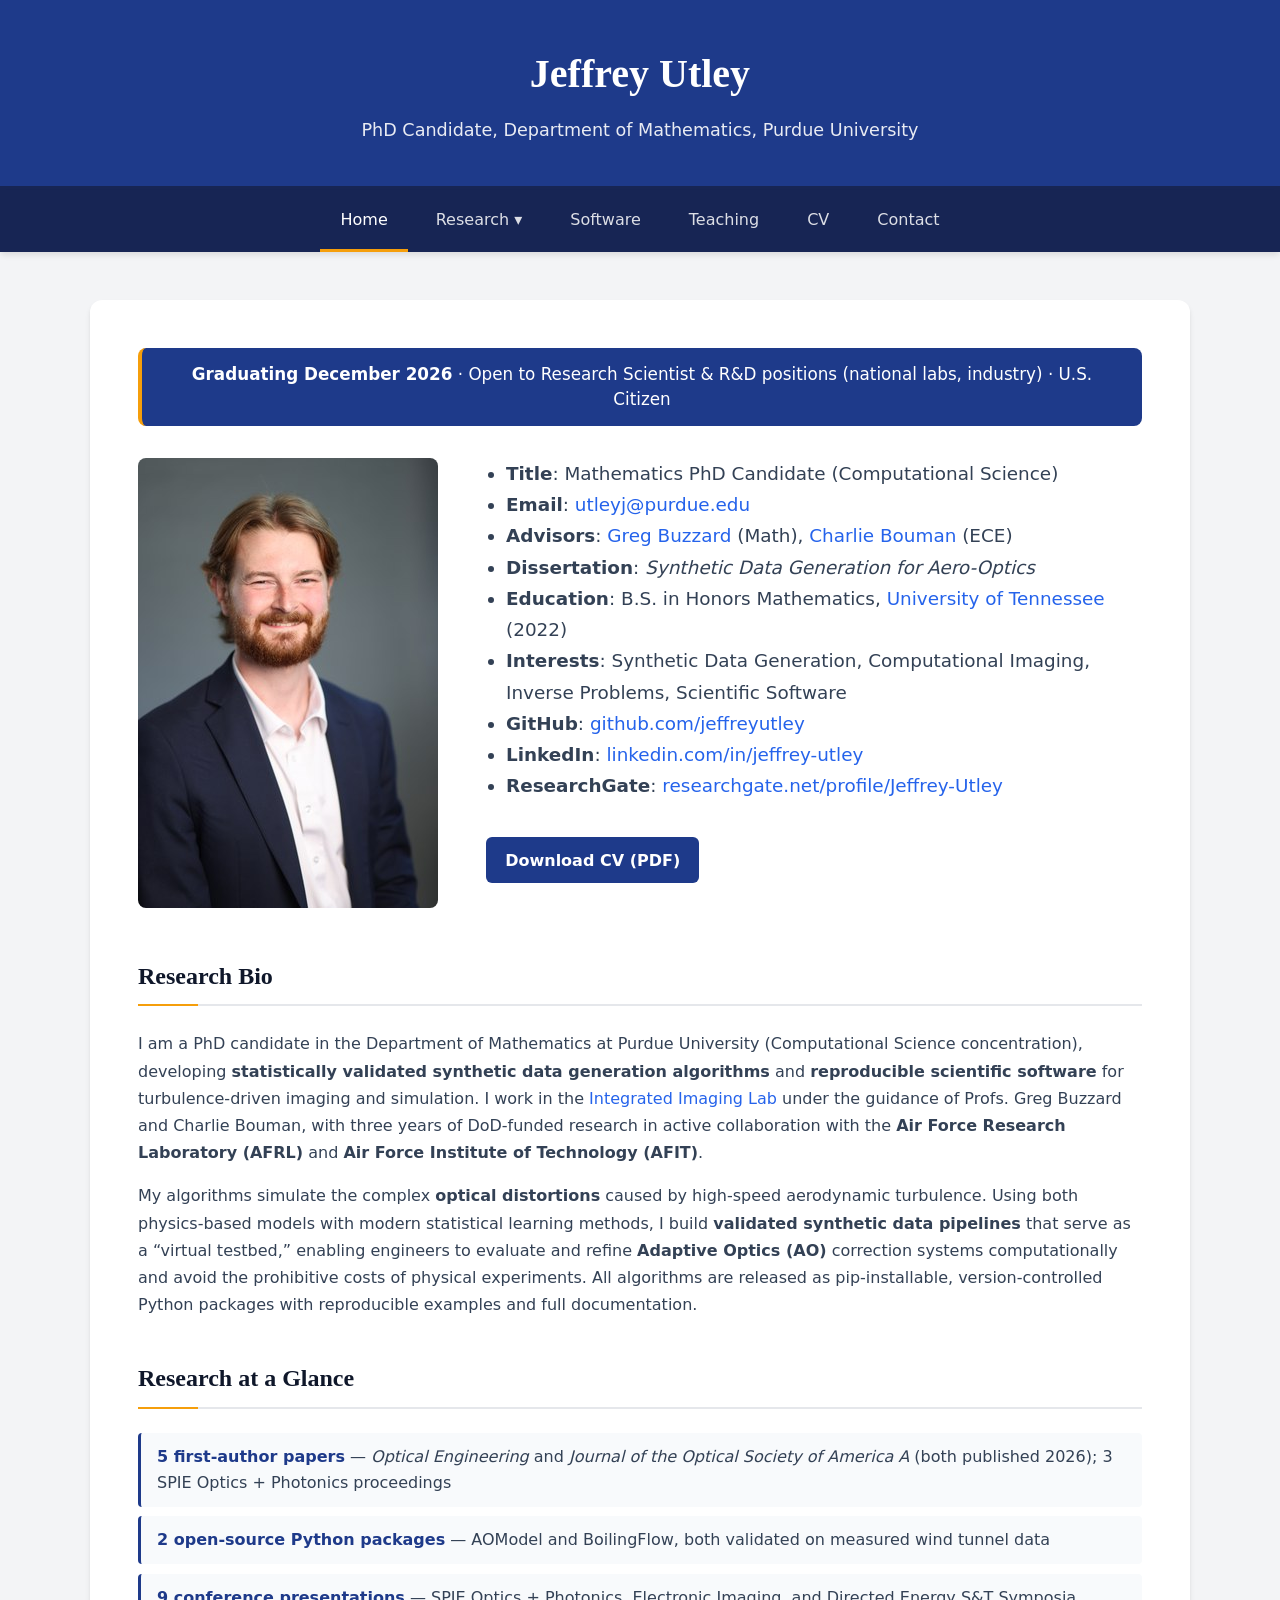
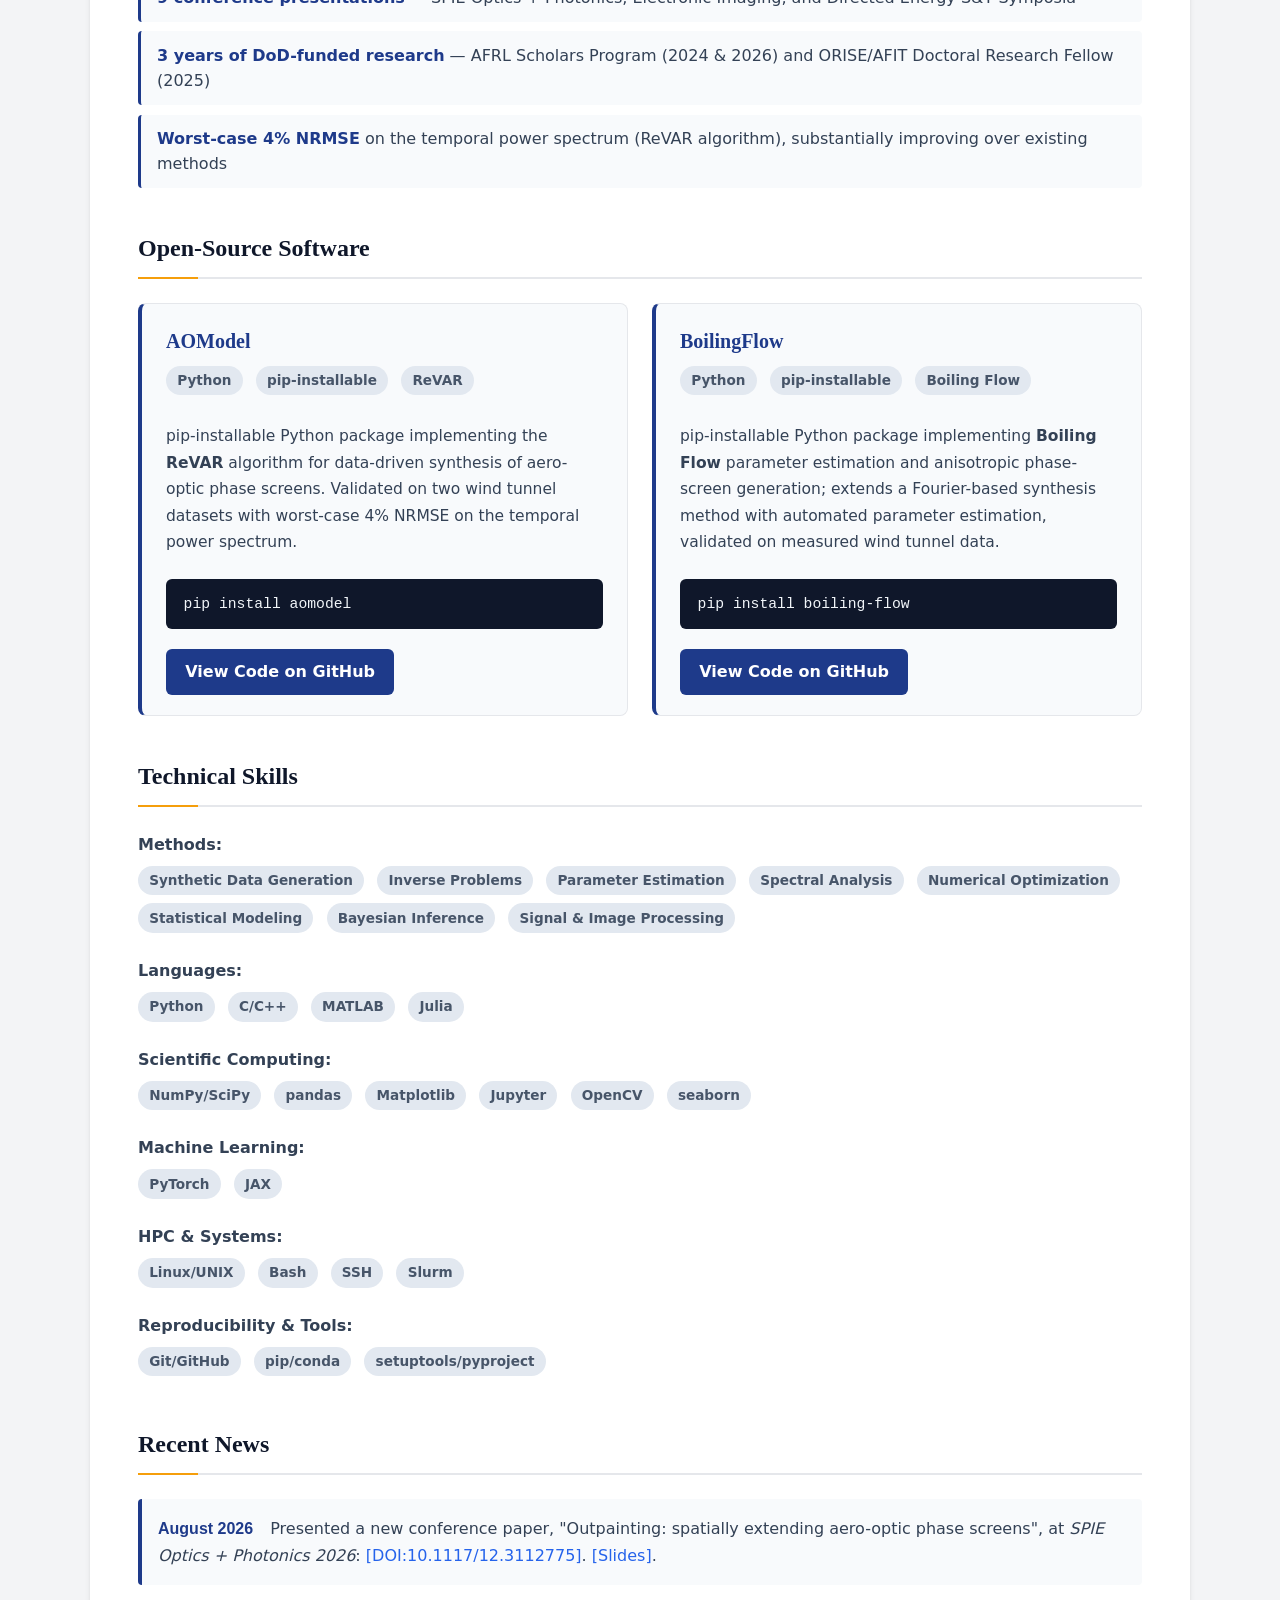
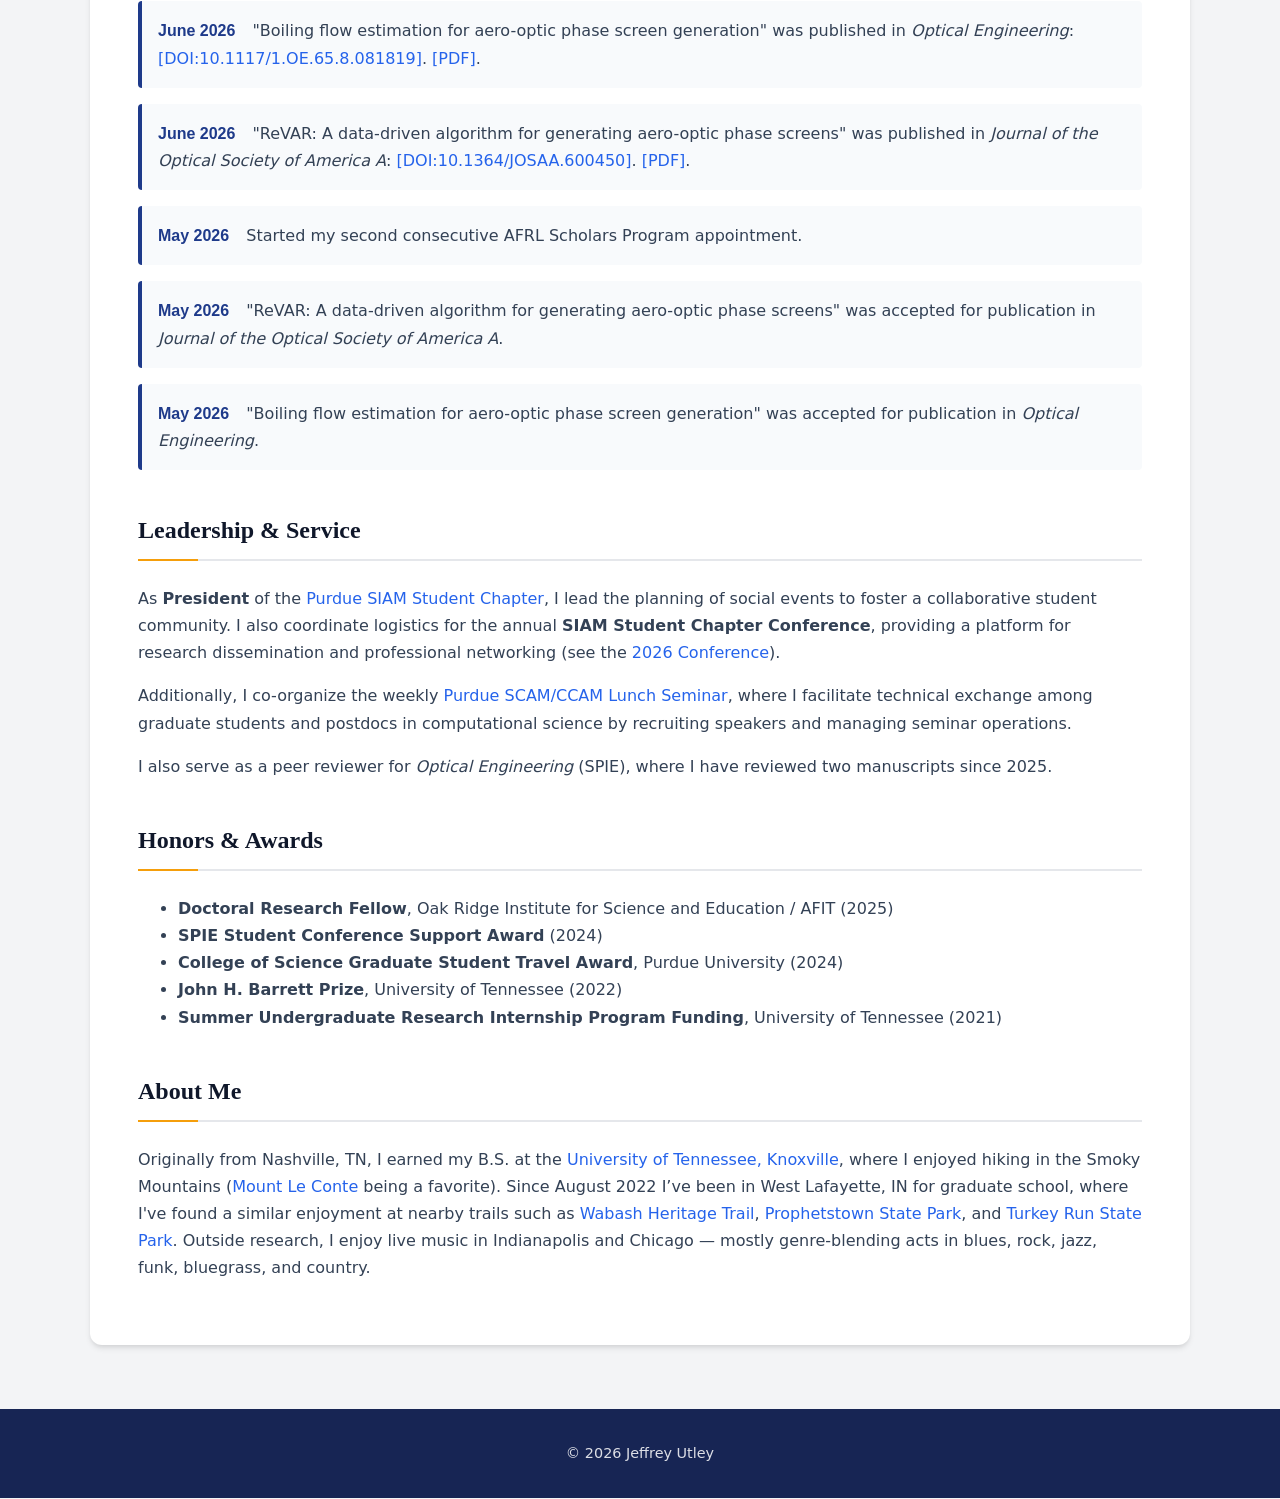
<file: index.html>
<!DOCTYPE html>
<html lang="en">
<head>
  <meta charset="UTF-8">
  <meta name="viewport" content="width=device-width, initial-scale=1.0">
  <meta name="description" content="Jeffrey Utley — PhD Candidate in Mathematics at Purdue, graduating December 2026. Research in synthetic data generation, computational imaging, and signal processing. Open to Research Scientist & R&D roles.">
  <meta property="og:title" content="Jeffrey Utley — Mathematics PhD Candidate (Graduating Dec 2026)">
  <meta property="og:description" content="PhD Candidate in Mathematics at Purdue (graduating Dec 2026). Synthetic data generation, computational imaging, signal processing. Open to Research Scientist & R&D roles.">
  <meta property="og:image" content="https://jeffreyutley.github.io/og-image.jpg">
  <meta property="og:image:width" content="1200">
  <meta property="og:image:height" content="630">
  <meta property="og:image:alt" content="Jeffrey Utley, Mathematics PhD candidate at Purdue University">
  <meta property="og:url" content="https://jeffreyutley.github.io/">
  <meta property="og:type" content="website">
  <title>Jeffrey Utley - Home</title>
  <link rel="icon" href="favicon.svg" type="image/svg+xml">
  <link rel="stylesheet" href="style.css">

  <script type="application/ld+json">
  {
    "@context": "https://schema.org",
    "@type": "Person",
    "name": "Jeffrey Utley",
    "givenName": "Jeffrey",
    "familyName": "Utley",
    "jobTitle": "PhD Candidate in Mathematics",
    "url": "https://jeffreyutley.github.io/",
    "image": "https://jeffreyutley.github.io/og-image.jpg",
    "email": "mailto:utleyj@purdue.edu",
    "affiliation": {
      "@type": "CollegeOrUniversity",
      "name": "Purdue University, Department of Mathematics"
    },
    "alumniOf": {
      "@type": "CollegeOrUniversity",
      "name": "University of Tennessee, Knoxville"
    },
    "knowsAbout": [
      "Synthetic Data Generation",
      "Computational Imaging",
      "Inverse Problems",
      "Signal Processing",
      "Scientific Software",
      "Aero-Optics",
      "Adaptive Optics",
      "Statistical Modeling",
      "Numerical Optimization",
      "Bayesian Inference"
    ],
    "sameAs": [
      "https://github.com/jeffreyutley",
      "https://www.linkedin.com/in/jeffrey-utley",
      "https://www.researchgate.net/profile/Jeffrey-Utley"
    ]
  }
  </script>

</head>
<body>
  <a class="skip-link" href="#main">Skip to main content</a>
  <header>
    <h1>Jeffrey Utley</h1>
    <p>PhD Candidate, Department of Mathematics, Purdue University</p>
  </header>
  
<nav>
  <a href="index.html" class="active">Home</a>
  <div class="dropdown">
    <button class="dropbtn" aria-haspopup="true" aria-expanded="false">Research <span aria-hidden="true">▾</span></button>
    <div class="dropdown-content" role="menu">
      <a role="menuitem" href="research/overview.html">Overview</a>
      <a role="menuitem" href="research/publications.html">Publications</a>
      <a role="menuitem" href="research/presentations.html">Presentations</a>
      <a role="menuitem" href="research/experience.html">Experience</a>
    </div>
  </div>
  <a href="software.html">Software</a>
  <a href="teaching.html">Teaching</a>
  <a href="cv.html">CV</a>
  <a href="contact.html">Contact</a>
</nav>

<main id="main" class="container">
  <div class="availability-banner">
    <strong>Graduating December 2026</strong> &middot; Open to Research Scientist &amp; R&amp;D positions (national labs, industry) &middot; U.S. Citizen
  </div>

  <div class="flex-layout profile-section">
    <img src="Jeffrey_Utley_300.jpg" srcset="Jeffrey_Utley_300.jpg 1x, Jeffrey_Utley_600.jpg 2x" alt="Jeffrey Utley, Mathematics PhD candidate at Purdue University" width="300" height="450">

    <div class="profile-text">
      <ul class="profile-list">
          <li><strong>Title</strong>: Mathematics PhD Candidate (Computational Science)</li>
          <li><strong>Email</strong>: <a href="mailto:utleyj@purdue.edu">utleyj@purdue.edu</a></li>
          <li><strong>Advisors</strong>: <a href="https://www.math.purdue.edu/~buzzard/" target="_blank" rel="noopener noreferrer"> Greg Buzzard</a> (Math), <a href="https://engineering.purdue.edu/~bouman/" target="_blank" rel="noopener noreferrer"> Charlie Bouman</a> (ECE)</li>
          <li><strong>Dissertation</strong>: <em>Synthetic Data Generation for Aero-Optics</em></li>
          <li><strong>Education</strong>: B.S. in Honors Mathematics, <a href = "https://www.utk.edu/" target="_blank" rel="noopener noreferrer">University of Tennessee</a> (2022)</li>
          <li><strong>Interests</strong>: Synthetic Data Generation, Computational Imaging, Inverse Problems, Scientific Software</li>
          <li><strong>GitHub</strong>: <a href="https://github.com/jeffreyutley" target="_blank" rel="noopener noreferrer">github.com/jeffreyutley</a></li>
          <li><strong>LinkedIn</strong>: <a href="https://www.linkedin.com/in/jeffrey-utley" target="_blank" rel="noopener noreferrer">linkedin.com/in/jeffrey-utley</a></li>
          <li><strong>ResearchGate</strong>: <a href="https://www.researchgate.net/profile/Jeffrey-Utley" target="_blank" rel="noopener noreferrer">researchgate.net/profile/Jeffrey-Utley</a></li>
      </ul>
      <br>
      <a href="CV.pdf" class="btn" target="_blank">Download CV (PDF)</a>
    </div>

  </div>

  <h2>Research Bio</h2>
  <p>
    I am a PhD candidate in the Department of Mathematics at Purdue University (Computational Science concentration), developing <strong>statistically validated synthetic data generation algorithms</strong> and <strong>reproducible scientific software</strong> for turbulence-driven imaging and simulation. I work in the <a href="https://www.youtube.com/watch?v=S7YM8nvIm7c&list=PL3ZrjaBngMS3kYr9-ExG9CZFShOMKmVg_&index=4" target="_blank" rel="noopener noreferrer">Integrated Imaging Lab</a> under the guidance of Profs. Greg Buzzard and Charlie Bouman, with three years of DoD-funded research in active collaboration with the <strong>Air Force Research Laboratory (AFRL)</strong> and <strong>Air Force Institute of Technology (AFIT)</strong>.
  </p>
  <p>
    My algorithms simulate the complex <strong>optical distortions</strong> caused by high-speed aerodynamic turbulence. Using both physics-based models with modern statistical learning methods, I build <strong>validated synthetic data pipelines</strong> that serve as a &ldquo;virtual testbed,&rdquo; enabling engineers to evaluate and refine <strong>Adaptive Optics (AO)</strong> correction systems computationally and avoid the prohibitive costs of physical experiments. All algorithms are released as pip-installable, version-controlled Python packages with reproducible examples and full documentation.
  </p>

  <h2>Research at a Glance</h2>
  <ul class="research-stats">
    <li><strong>5 first-author papers</strong> &mdash; <i>Optical Engineering</i> and <i>Journal of the Optical Society of America A</i> (both published 2026); 3 SPIE Optics + Photonics proceedings</li>
    <li><strong>2 open-source Python packages</strong> &mdash; AOModel and BoilingFlow, both validated on measured wind tunnel data</li>
    <li><strong>9 conference presentations</strong> &mdash; SPIE Optics + Photonics, Electronic Imaging, and Directed Energy S&amp;T Symposia</li>
    <li><strong>3 years of DoD-funded research</strong> &mdash; AFRL Scholars Program (2024 &amp; 2026) and ORISE/AFIT Doctoral Research Fellow (2025)</li>
    <li><strong>Worst-case 4% NRMSE</strong> on the temporal power spectrum (ReVAR algorithm), substantially improving over existing methods</li>
  </ul>

  <h2>Open-Source Software</h2>
  <div class="repo-callouts">
    <div class="repo-callout">
      <h3>AOModel</h3>
      <div class="repo-badges">
        <span class="badge">Python</span>
        <span class="badge">pip-installable</span>
        <span class="badge">ReVAR</span>
      </div>
      <p>pip-installable Python package implementing the <strong>ReVAR</strong> algorithm for data-driven synthesis of aero-optic phase screens. Validated on two wind tunnel datasets with worst-case 4% NRMSE on the temporal power spectrum.</p>
      <pre><code>pip install aomodel</code></pre>
      <a href="https://github.com/jeffreyutley/aomodel_public" class="btn" target="_blank" rel="noopener noreferrer">View Code on GitHub</a>
    </div>
    <div class="repo-callout">
      <h3>BoilingFlow</h3>
      <div class="repo-badges">
        <span class="badge">Python</span>
        <span class="badge">pip-installable</span>
        <span class="badge">Boiling Flow</span>
      </div>
      <p>pip-installable Python package implementing <strong>Boiling Flow</strong> parameter estimation and anisotropic phase-screen generation; extends a Fourier-based synthesis method with automated parameter estimation, validated on measured wind tunnel data.</p>
      <pre><code>pip install boiling-flow</code></pre>
      <a href="https://github.com/jeffreyutley/boiling_flow" class="btn" target="_blank" rel="noopener noreferrer">View Code on GitHub</a>
    </div>
  </div>

  <h2>Technical Skills</h2>
  <div class="skill-group">
    <div class="skill-label"><strong>Methods:</strong></div>
    <span class="badge">Synthetic Data Generation</span> <span class="badge">Inverse Problems</span> <span class="badge">Parameter Estimation</span> <span class="badge">Spectral Analysis</span> <span class="badge">Numerical Optimization</span> <span class="badge">Statistical Modeling</span> <span class="badge">Bayesian Inference</span> <span class="badge">Signal &amp; Image Processing</span>
  </div>

  <div class="skill-group">
    <div class="skill-label"><strong>Languages:</strong></div>
    <span class="badge">Python</span> <span class="badge">C/C++</span> <span class="badge">MATLAB</span> <span class="badge">Julia</span>
  </div>

  <div class="skill-group">
    <div class="skill-label"><strong>Scientific Computing:</strong></div>
    <span class="badge">NumPy/SciPy</span> <span class="badge">pandas</span> <span class="badge">Matplotlib</span> <span class="badge">Jupyter</span> <span class="badge">OpenCV</span> <span class="badge">seaborn</span>
  </div>

  <div class="skill-group">
    <div class="skill-label"><strong>Machine Learning:</strong></div>
    <span class="badge">PyTorch</span> <span class="badge">JAX</span>
  </div>

  <div class="skill-group">
    <div class="skill-label"><strong>HPC & Systems:</strong></div>
    <span class="badge">Linux/UNIX</span> <span class="badge">Bash</span> <span class="badge">SSH</span> <span class="badge">Slurm</span>
  </div>

  <div class="skill-group">
    <div class="skill-label"><strong>Reproducibility & Tools:</strong></div>
    <span class="badge">Git/GitHub</span> <span class="badge">pip/conda</span> <span class="badge">setuptools/pyproject</span>
  </div>

  <h2>Recent News</h2>
  <div class="news-item">
    <span class="news-date">August 2026</span>
    Presented a new conference paper, "Outpainting: spatially extending aero-optic phase screens", at <i>SPIE Optics + Photonics 2026</i>: <a href="https://doi.org/10.1117/12.3112775" target="_blank" rel="noopener noreferrer">[DOI:10.1117/12.3112775]</a>. <a href="SPIE_2026_Jeffrey_Utley.pdf" target="_blank" rel="noopener noreferrer">[Slides]</a>.
  </div>
  <div class="news-item">
    <span class="news-date">June 2026</span>
    "Boiling flow estimation for aero-optic phase screen generation" was published in <i>Optical Engineering</i>: <a href="https://doi.org/10.1117/1.OE.65.8.081819" target="_blank" rel="noopener noreferrer">[DOI:10.1117/1.OE.65.8.081819]</a>. <a href="OE_paper.pdf" target="_blank" rel="noopener noreferrer">[PDF]</a>.
  </div>
  <div class="news-item">
    <span class="news-date">June 2026</span>
    "ReVAR: A data-driven algorithm for generating aero-optic phase screens" was published in <i>Journal of the Optical Society of America A</i>: <a href="https://doi.org/10.1364/JOSAA.600450" target="_blank" rel="noopener noreferrer">[DOI:10.1364/JOSAA.600450]</a>. <a href="JOSA_A_paper.pdf" target="_blank" rel="noopener noreferrer">[PDF]</a>.
  </div>
  <div class="news-item">
    <span class="news-date">May 2026</span>
    Started my second consecutive AFRL Scholars Program appointment.
  </div>
  <div class="news-item">
    <span class="news-date">May 2026</span>
    "ReVAR: A data-driven algorithm for generating aero-optic phase screens" was accepted for publication in <i>Journal of the Optical Society of America A</i>.
  </div>
  <div class="news-item">
    <span class="news-date">May 2026</span>
    "Boiling flow estimation for aero-optic phase screen generation" was accepted for publication in <i>Optical Engineering</i>.
  </div>

  <h2>Leadership & Service</h2>
  <p>
    As <strong>President</strong> of the <a href="https://siampurdue.github.io/index.html" target="_blank" rel="noopener noreferrer">Purdue SIAM Student Chapter</a>, I lead the planning of social events to foster a collaborative student community. I also coordinate logistics for the annual <strong>SIAM Student Chapter Conference</strong>, providing a platform for research dissemination and professional networking (see the <a href="https://siampurdue.github.io/conference-2026.html" target="_blank" rel="noopener noreferrer">2026 Conference</a>).
  </p>
  <p>
    Additionally, I co-organize the weekly <a href="https://sites.google.com/view/purdue-scam-seminar/home" target="_blank" rel="noopener noreferrer">Purdue SCAM/CCAM Lunch Seminar</a>, where I facilitate technical exchange among graduate students and postdocs in computational science by recruiting speakers and managing seminar operations.
  </p>
  <p>
    I also serve as a peer reviewer for <i>Optical Engineering</i> (SPIE), where I have reviewed two manuscripts since 2025.
  </p>

  <h2>Honors & Awards</h2>
  <ul>
    <li><strong>Doctoral Research Fellow</strong>, Oak Ridge Institute for Science and Education / AFIT (2025)</li>
    <li><strong>SPIE Student Conference Support Award</strong> (2024)</li>
    <li><strong>College of Science Graduate Student Travel Award</strong>, Purdue University (2024)</li>
    <li><strong>John H. Barrett Prize</strong>, University of Tennessee (2022)</li>
    <li><strong>Summer Undergraduate Research Internship Program Funding</strong>, University of Tennessee (2021)</li>
  </ul>

  <h2>About Me</h2>
  <p>
    Originally from Nashville, TN, I earned my B.S. at the <a href="https://www.utk.edu/" target="_blank" rel="noopener noreferrer">University of Tennessee, Knoxville</a>, where I enjoyed hiking in the Smoky Mountains (<a href="https://en.wikipedia.org/wiki/Mount_Le_Conte_(Tennessee)" target="_blank" rel="noopener noreferrer">Mount Le Conte</a> being a favorite). Since August 2022 I&rsquo;ve been in West Lafayette, IN for graduate school, where I've found a similar enjoyment at nearby trails such as <a href="https://www.tippecanoe.in.gov/facilities/facility/details/Wabash-Heritage-Trail-16" target="_blank" rel="noopener noreferrer">Wabash Heritage Trail</a>, <a href="https://www.in.gov/dnr/state-parks/parks-lakes/prophetstown-state-park/" target="_blank" rel="noopener noreferrer">Prophetstown State Park</a>, and <a href="https://www.in.gov/dnr/state-parks/parks-lakes/turkey-run-state-park/" target="_blank" rel="noopener noreferrer">Turkey Run State Park</a>. Outside research, I enjoy live music in Indianapolis and Chicago &mdash; mostly genre-blending acts in blues, rock, jazz, funk, bluegrass, and country.
  </p>
</main>

<footer>&copy; 2026 Jeffrey Utley</footer>
  
<script src="script.js"></script>

</body>
</html>
</file>
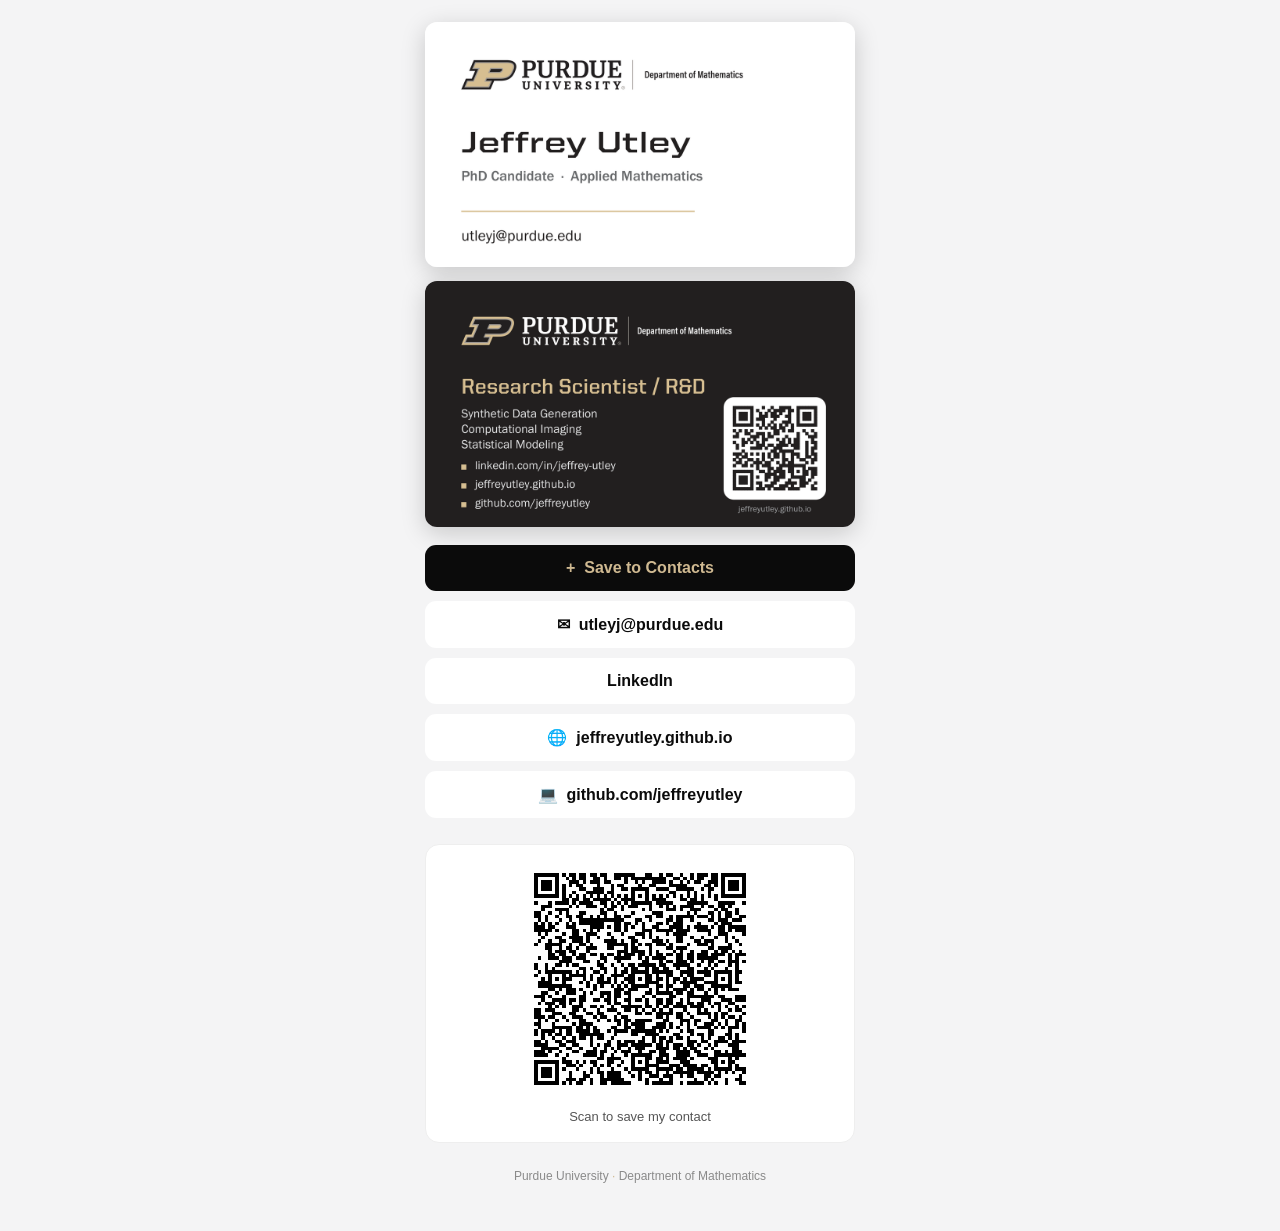
<file: card/index.html>
<!DOCTYPE html>
<html lang="en"><head><meta charset="utf-8"><meta name="viewport" content="width=device-width, initial-scale=1">
<title>Jeffrey Utley - Digital Business Card</title><style>
:root{--gold:#CFB991;--ink:#0b0b0b;} *{box-sizing:border-box;}
body{margin:0;background:#f4f4f5;color:var(--ink);font-family:-apple-system,'Segoe UI',Roboto,Arial,sans-serif;display:flex;justify-content:center;padding:22px 14px 48px;}
.wrap{width:100%;max-width:430px;}
.card{width:100%;border-radius:12px;box-shadow:0 6px 24px rgba(0,0,0,.18);display:block;margin:0 0 14px;}
.btns{display:flex;flex-direction:column;gap:10px;margin:18px 0 26px;}
a.btn,button.btn{display:flex;align-items:center;justify-content:center;gap:9px;text-decoration:none;border:0;cursor:pointer;font-size:16px;font-weight:600;padding:14px 16px;border-radius:11px;width:100%;}
.primary{background:var(--ink);color:var(--gold);} .ghost{background:#fff;color:var(--ink);border:1.5px solid #e3e3e6;}
.ghost:active,.primary:active{transform:translateY(1px);}
.qrbox{background:#fff;border:1.5px solid #eee;border-radius:14px;padding:18px;text-align:center;}
.qrbox img{width:232px;height:232px;image-rendering:pixelated;} .qrbox p{margin:10px 0 0;font-size:13px;color:#555;}
.foot{text-align:center;color:#8a8a8a;font-size:12px;margin-top:26px;} .gold{color:var(--gold);}
</style></head><body><div class="wrap">
<img class="card" alt="Jeffrey Utley front" src="[data-uri]">
<img class="card" alt="Jeffrey Utley back" src="[data-uri]">
<div class="btns">
<button class="btn primary" onclick="saveContact()">&#43;&nbsp; Save to Contacts</button>
<a class="btn ghost" href="mailto:utleyj@purdue.edu">&#9993;&nbsp; utleyj@purdue.edu</a>
<a class="btn ghost" href="https://www.linkedin.com/in/jeffrey-utley" target="_blank" rel="noopener">LinkedIn</a>
<a class="btn ghost" href="https://jeffreyutley.github.io" target="_blank" rel="noopener">&#127760;&nbsp; jeffreyutley.github.io</a>
<a class="btn ghost" href="https://github.com/jeffreyutley" target="_blank" rel="noopener">&#128187;&nbsp; github.com/jeffreyutley</a>
</div>
<div class="qrbox"><img alt="Scan to save contact" src="[data-uri]"><p>Scan to save my contact</p></div>
<div class="foot">Purdue University <span class="gold">&#183;</span> Department of Mathematics</div>
</div><script>
var VCARD="BEGIN:VCARD\nVERSION:3.0\nN:Utley;Jeffrey;;;\nFN:Jeffrey Utley\nORG:Purdue University;Department of Mathematics\nTITLE:PhD Candidate, Applied Mathematics\nROLE:Research Scientist / R&D\nEMAIL;TYPE=INTERNET,WORK:utleyj@purdue.edu\nURL:https://jeffreyutley.github.io\nURL:https://www.linkedin.com/in/jeffrey-utley\nURL:https://github.com/jeffreyutley\nNOTE:Research Scientist / R&D - Synthetic Data Generation, Computational Imaging, Statistical Modeling\nEND:VCARD\n";
function saveContact(){var b=new Blob([VCARD],{type:'text/vcard;charset=utf-8'});var u=URL.createObjectURL(b);var a=document.createElement('a');a.href=u;a.download='Jeffrey_Utley.vcf';document.body.appendChild(a);a.click();document.body.removeChild(a);setTimeout(function(){URL.revokeObjectURL(u);},1500);}
</script></body></html>
</file>
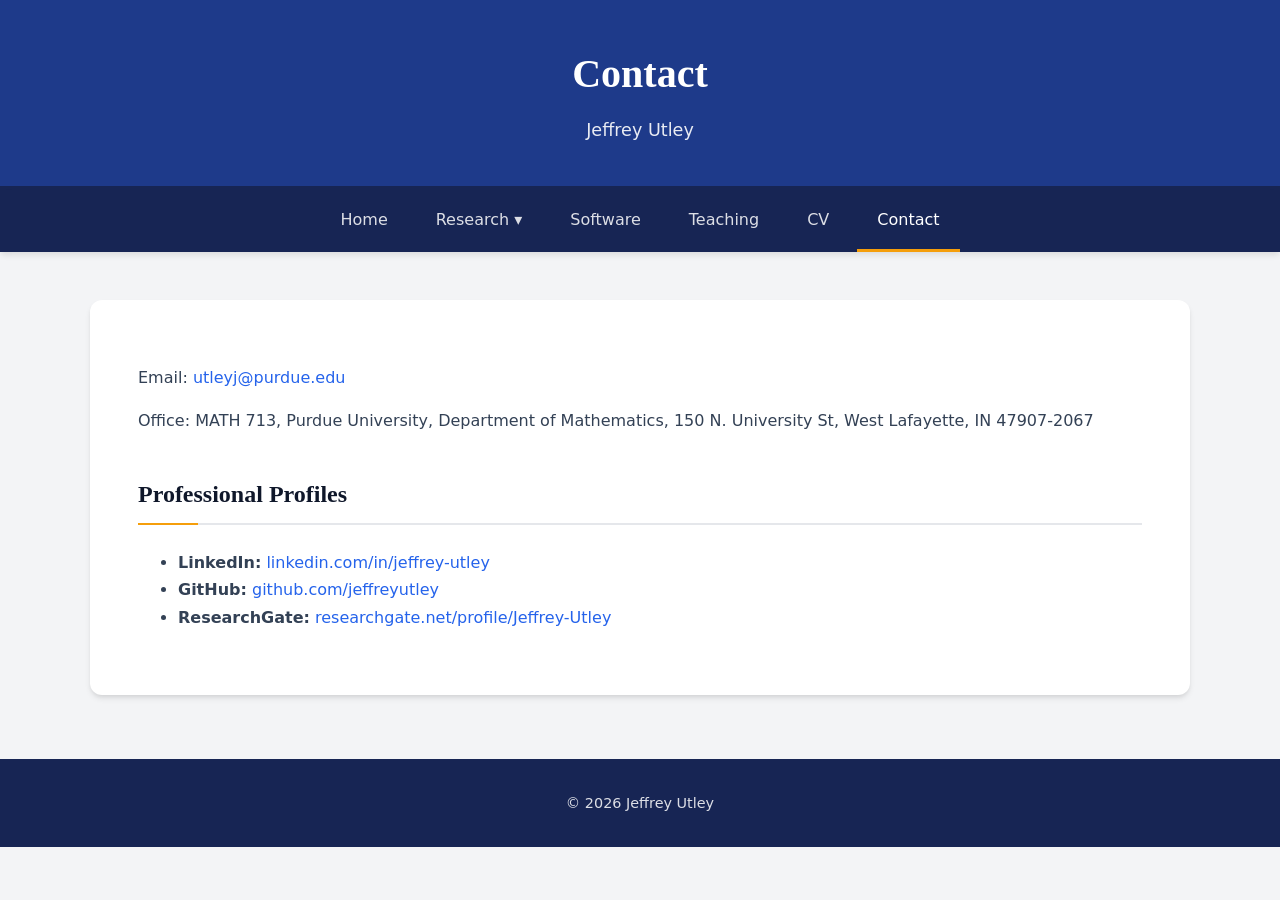
<file: contact.html>
<!DOCTYPE html>
<html lang="en">
<head>
  <meta charset="UTF-8">
  <meta name="viewport" content="width=device-width, initial-scale=1.0">
  <meta name="description" content="Contact information for Jeffrey Utley — Mathematics PhD candidate at Purdue University.">
  <title>Jeffrey Utley - Contact</title>
  <link rel="icon" href="favicon.svg" type="image/svg+xml">
  <link rel="stylesheet" href="style.css">

</head>
<body>
  <a class="skip-link" href="#main">Skip to main content</a>
  <header>
    <h1>Contact</h1>
    <p>Jeffrey Utley</p>
  </header>

<nav>
  <a href="index.html">Home</a>
  <div class="dropdown">
    <button class="dropbtn" aria-haspopup="true" aria-expanded="false">Research <span aria-hidden="true">▾</span></button>
    <div class="dropdown-content" role="menu">
      <a role="menuitem" href="research/overview.html">Overview</a>
      <a role="menuitem" href="research/publications.html">Publications</a>
      <a role="menuitem" href="research/presentations.html">Presentations</a>
      <a role="menuitem" href="research/experience.html">Experience</a>
    </div>
  </div>
  <a href="software.html">Software</a>
  <a href="teaching.html">Teaching</a>
  <a href="cv.html">CV</a>
  <a href="contact.html" class="active">Contact</a>
</nav>

  <main id="main" class="container">

<p>Email: <a href="mailto:utleyj@purdue.edu">utleyj@purdue.edu</a></p>
<p>Office: MATH 713, Purdue University, Department of Mathematics, 150 N. University St, West Lafayette, IN 47907-2067</p>

<h2>Professional Profiles</h2>
<ul>
  <li><strong>LinkedIn:</strong> <a href="https://linkedin.com/in/jeffrey-utley" target="_blank" rel="noopener noreferrer">linkedin.com/in/jeffrey-utley</a></li>
  <li><strong>GitHub:</strong> <a href="https://github.com/jeffreyutley" target="_blank" rel="noopener noreferrer">github.com/jeffreyutley</a></li>
  <li><strong>ResearchGate:</strong> <a href="https://www.researchgate.net/profile/Jeffrey-Utley" target="_blank" rel="noopener noreferrer">researchgate.net/profile/Jeffrey-Utley</a></li>
</ul>

  </main>
  <footer>&copy; 2026 Jeffrey Utley</footer>
  
<script src="script.js"></script>

</body>
</html>
</file>
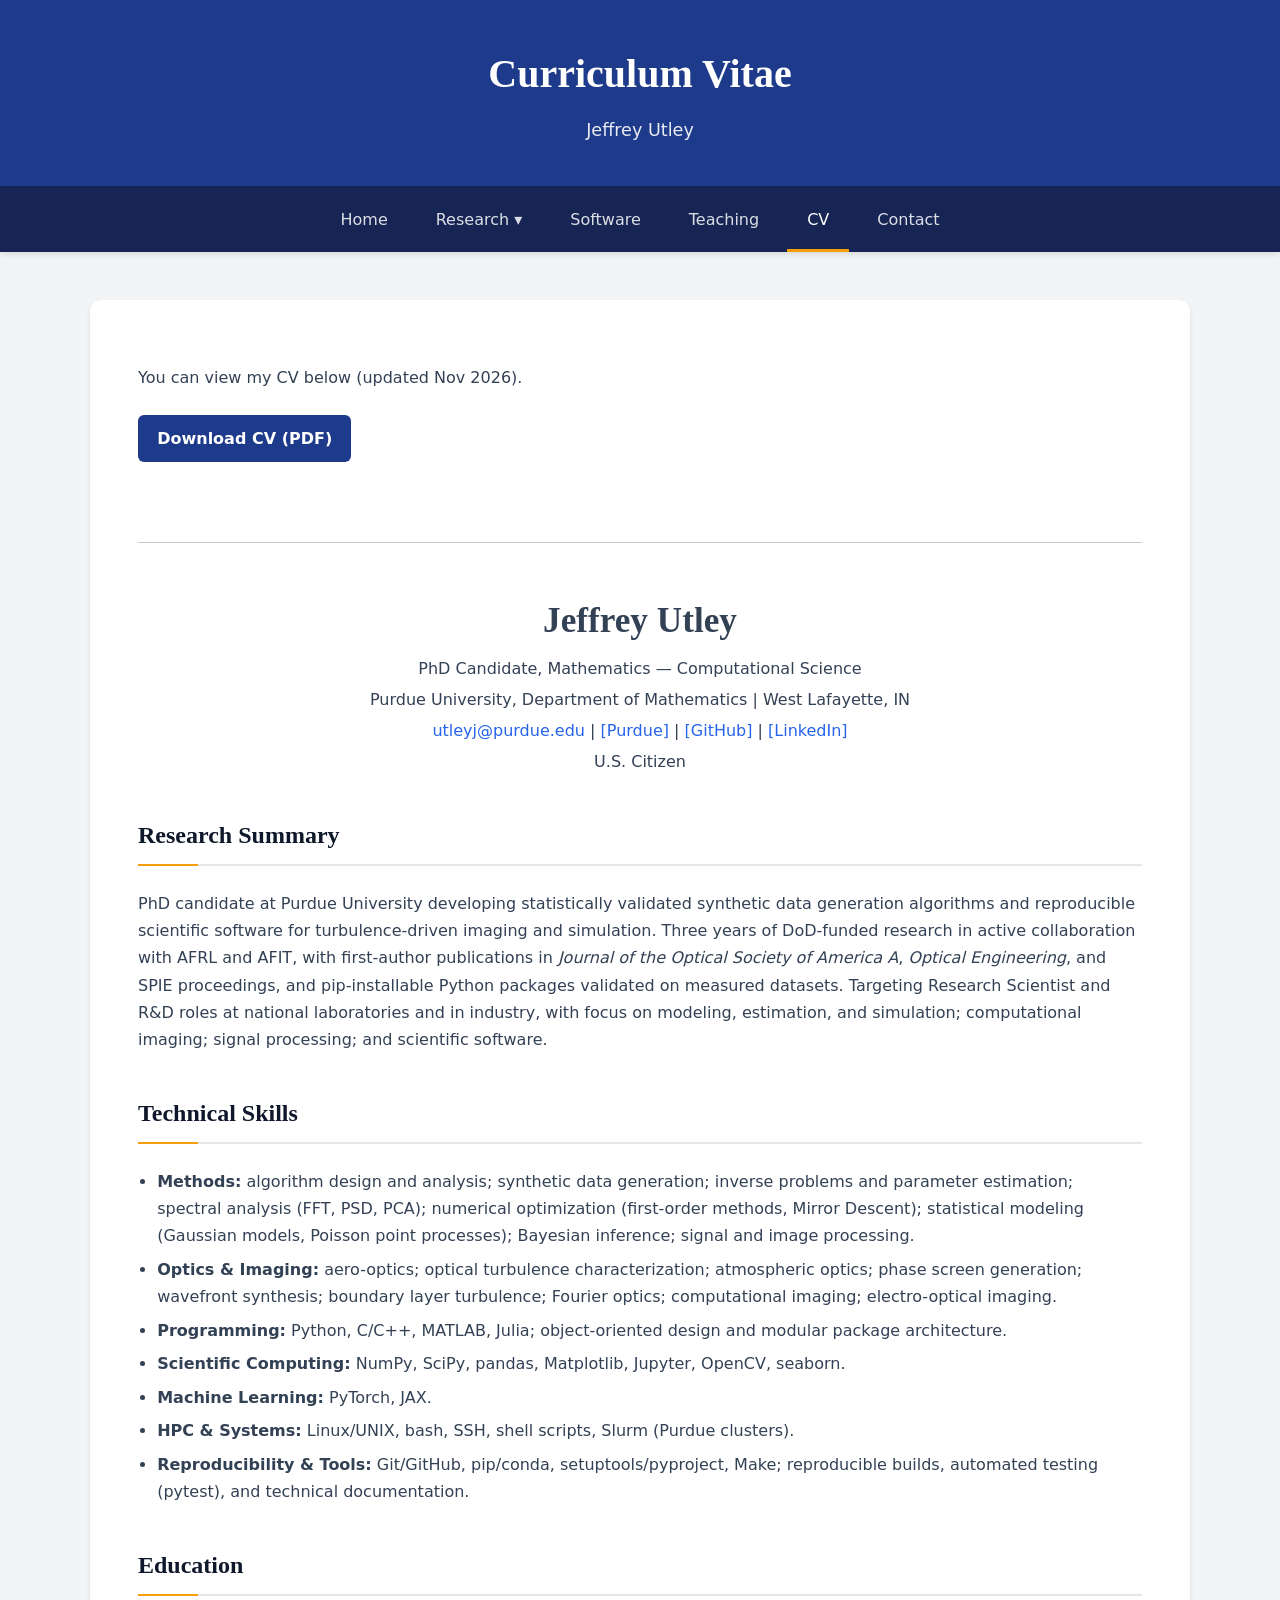
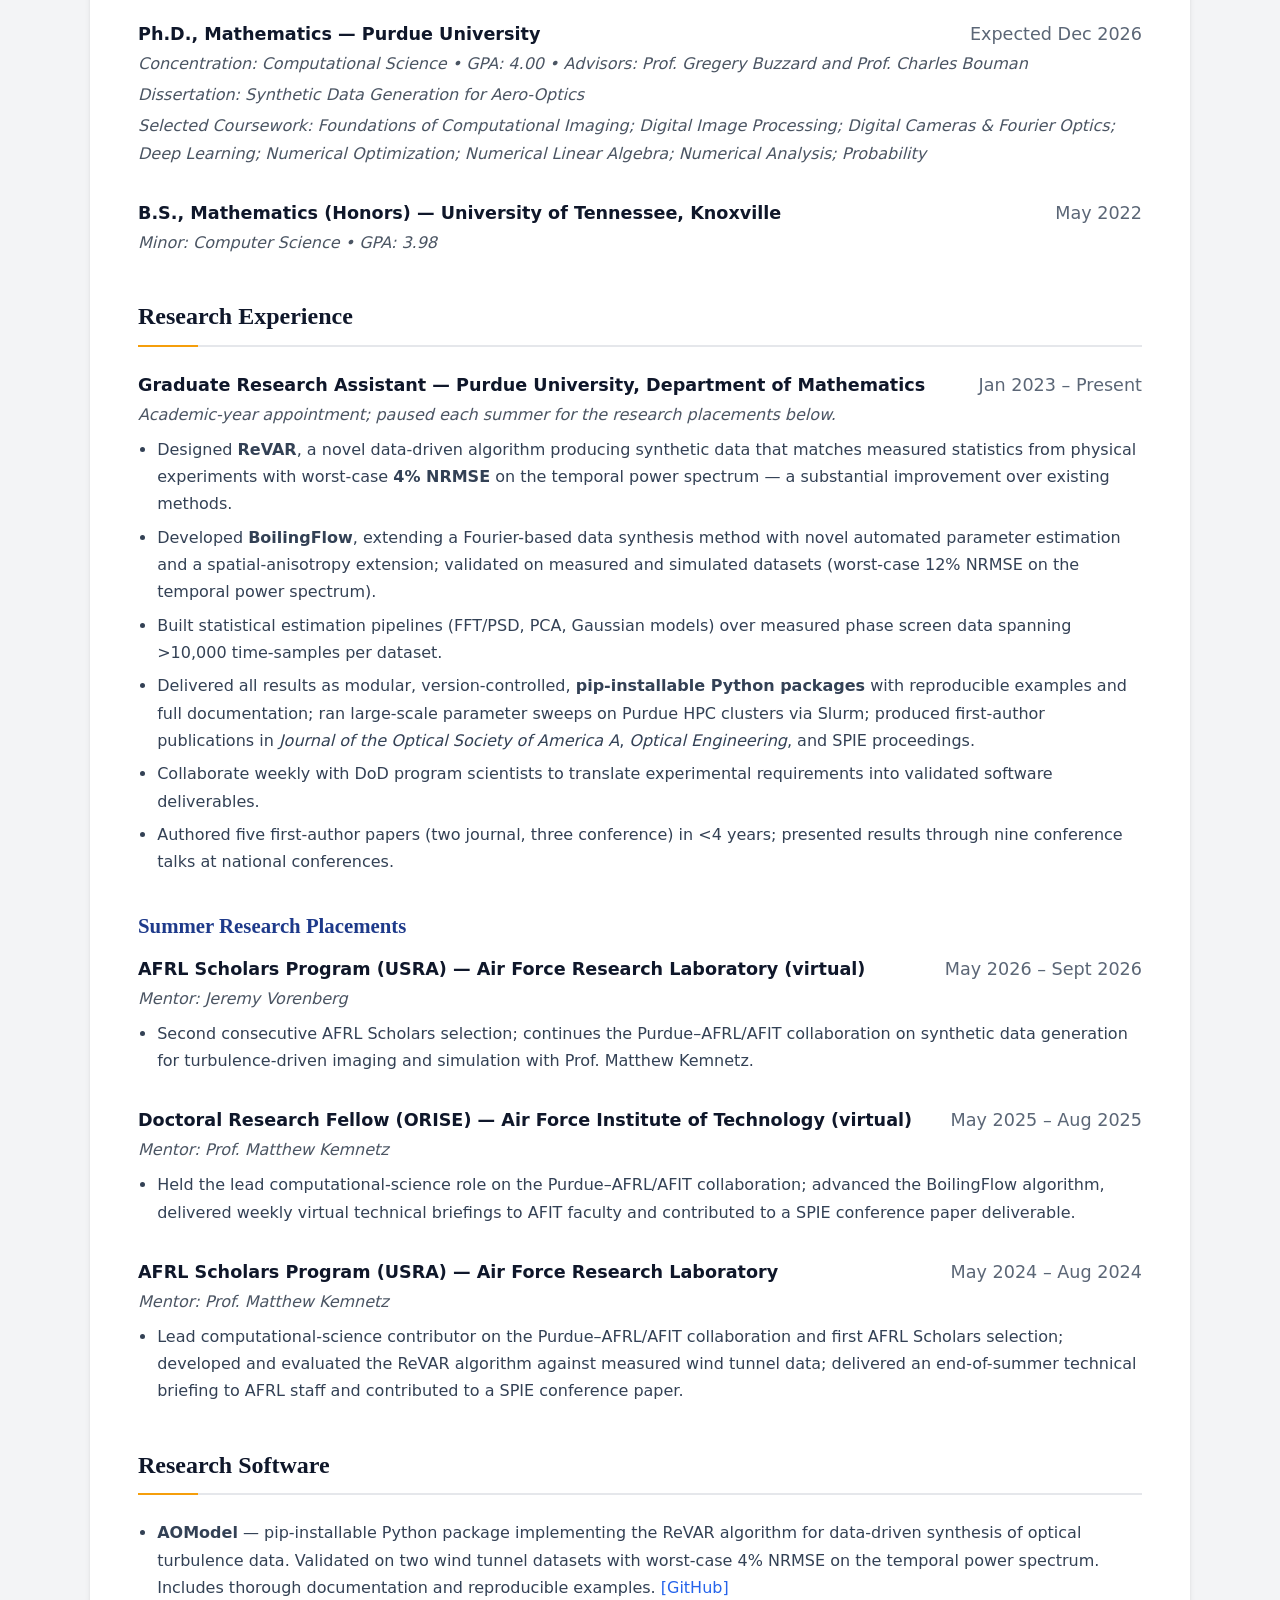
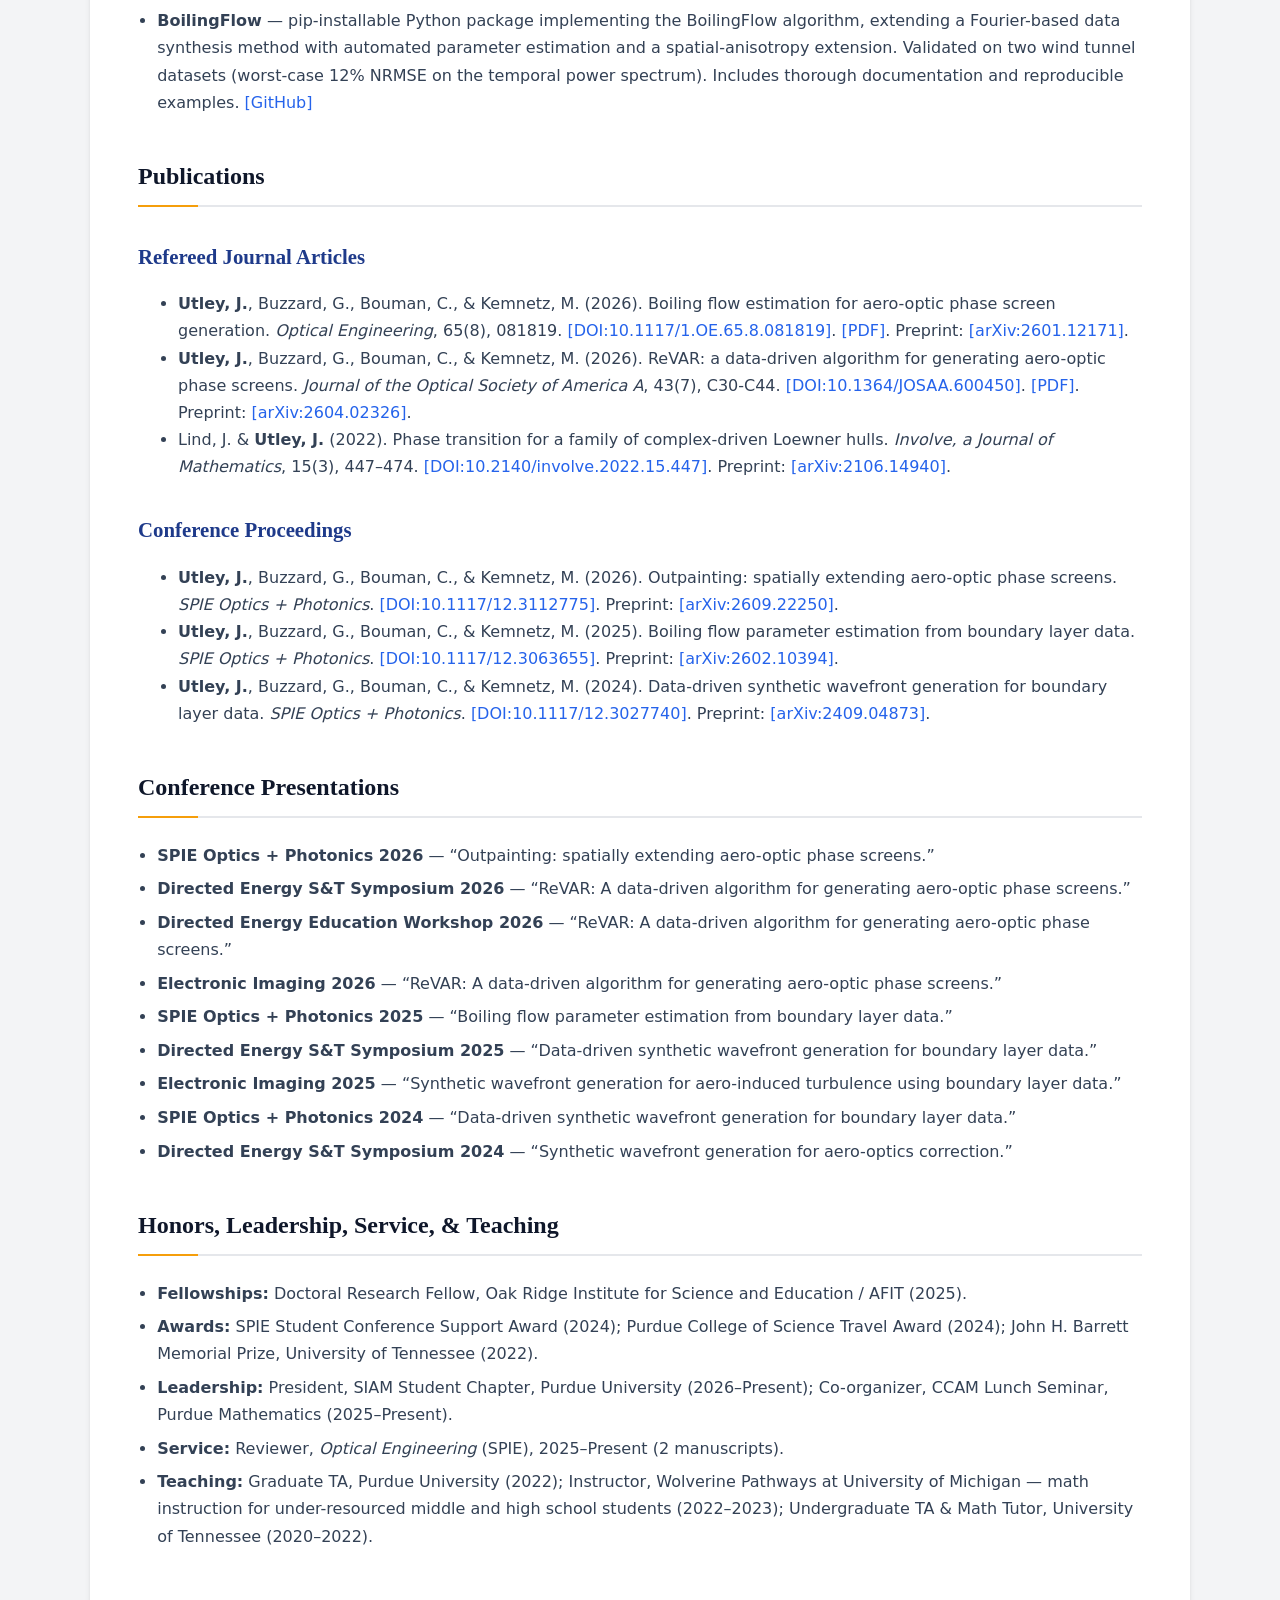
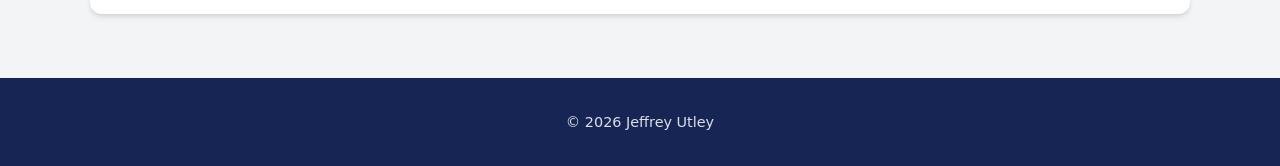
<file: cv.html>
<!DOCTYPE html>
<html lang="en">
<head>
  <meta charset="UTF-8">
  <meta name="viewport" content="width=device-width, initial-scale=1.0">
  <meta name="description" content="Curriculum vitae of Jeffrey Utley — PhD candidate in Mathematics at Purdue University.">
  <title>Jeffrey Utley - Curriculum Vitae</title>
  <link rel="icon" href="favicon.svg" type="image/svg+xml">
  <link rel="stylesheet" href="style.css">

</head>
<body>
  <a class="skip-link" href="#main">Skip to main content</a>
  <header>
    <h1>Curriculum Vitae</h1>
    <p>Jeffrey Utley</p>
  </header>

<nav>
  <a href="index.html">Home</a>
  <div class="dropdown">
    <button class="dropbtn" aria-haspopup="true" aria-expanded="false">Research <span aria-hidden="true">▾</span></button>
    <div class="dropdown-content" role="menu">
      <a role="menuitem" href="research/overview.html">Overview</a>
      <a role="menuitem" href="research/publications.html">Publications</a>
      <a role="menuitem" href="research/presentations.html">Presentations</a>
      <a role="menuitem" href="research/experience.html">Experience</a>
    </div>
  </div>
  <a href="software.html">Software</a>
  <a href="teaching.html">Teaching</a>
  <a href="cv.html" class="active">CV</a>
  <a href="contact.html">Contact</a>
</nav>

  <main id="main" class="container">
    <p>
      You can view my CV below (updated Nov 2026).
    </p>
    <a href="CV.pdf" class="btn btn-download" target="_blank">Download CV (PDF)</a>
    <hr class="section-divider">

    <div class="cv-text">

      <!-- Header Info -->
      <div class="cv-page-header">
        <p>Jeffrey Utley</p>
        <p>PhD Candidate, Mathematics — Computational Science</p>
        <p>Purdue University, Department of Mathematics | West Lafayette, IN</p>
        <p>
          <a href="mailto:utleyj@purdue.edu">utleyj@purdue.edu</a> |
          <a href="https://www.math.purdue.edu/~utleyj/" target="_blank" rel="noopener noreferrer">[Purdue]</a> |
          <a href="https://github.com/jeffreyutley" target="_blank" rel="noopener noreferrer">[GitHub]</a> |
          <a href="https://linkedin.com/in/jeffrey-utley" target="_blank" rel="noopener noreferrer">[LinkedIn]</a>
        </p>
        <p>U.S. Citizen</p>
      </div>

      <!-- Research Summary -->
      <h2>Research Summary</h2>
      <p>PhD candidate at Purdue University developing statistically validated synthetic data generation algorithms and reproducible scientific software for turbulence-driven imaging and simulation. Three years of DoD-funded research in active collaboration with AFRL and AFIT, with first-author publications in <i>Journal of the Optical Society of America A</i>, <i>Optical Engineering</i>, and SPIE proceedings, and pip-installable Python packages validated on measured datasets. Targeting Research Scientist and R&amp;D roles at national laboratories and in industry, with focus on modeling, estimation, and simulation; computational imaging; signal processing; and scientific software.</p>

      <!-- Technical Skills -->
      <h2>Technical Skills</h2>
      <ul class="cv-list">
        <li><strong>Methods:</strong> algorithm design and analysis; synthetic data generation; inverse problems and parameter estimation; spectral analysis (FFT, PSD, PCA); numerical optimization (first-order methods, Mirror Descent); statistical modeling (Gaussian models, Poisson point processes); Bayesian inference; signal and image processing.</li>
        <li><strong>Optics &amp; Imaging:</strong> aero-optics; optical turbulence characterization; atmospheric optics; phase screen generation; wavefront synthesis; boundary layer turbulence; Fourier optics; computational imaging; electro-optical imaging.</li>
        <li><strong>Programming:</strong> Python, C/C++, MATLAB, Julia; object-oriented design and modular package architecture.</li>
        <li><strong>Scientific Computing:</strong> NumPy, SciPy, pandas, Matplotlib, Jupyter, OpenCV, seaborn.</li>
        <li><strong>Machine Learning:</strong> PyTorch, JAX.</li>
        <li><strong>HPC &amp; Systems:</strong> Linux/UNIX, bash, SSH, shell scripts, Slurm (Purdue clusters).</li>
        <li><strong>Reproducibility &amp; Tools:</strong> Git/GitHub, pip/conda, setuptools/pyproject, Make; reproducible builds, automated testing (pytest), and technical documentation.</li>
      </ul>

      <!-- Education -->
      <h2>Education</h2>
      <div class="cv-item">
        <div class="cv-header">
          <span>Ph.D., Mathematics — Purdue University</span>
          <span class="cv-date">Expected Dec 2026</span>
        </div>
        <div class="cv-sub">Concentration: Computational Science • GPA: 4.00 • Advisors: Prof. Gregery Buzzard and Prof. Charles Bouman</div>
        <div class="cv-sub">Dissertation: Synthetic Data Generation for Aero-Optics</div>
        <div class="cv-sub">Selected Coursework: Foundations of Computational Imaging; Digital Image Processing; Digital Cameras &amp; Fourier Optics; Deep Learning; Numerical Optimization; Numerical Linear Algebra; Numerical Analysis; Probability</div>
      </div>
      <div class="cv-item">
        <div class="cv-header">
          <span>B.S., Mathematics (Honors) — University of Tennessee, Knoxville</span>
          <span class="cv-date">May 2022</span>
        </div>
        <div class="cv-sub">Minor: Computer Science • GPA: 3.98</div>
      </div>

      <!-- Research Experience -->
      <h2>Research Experience</h2>

      <div class="cv-item">
        <div class="cv-header">
          <span>Graduate Research Assistant — Purdue University, Department of Mathematics</span>
          <span class="cv-date">Jan 2023 – Present</span>
        </div>
        <div class="cv-sub">Academic-year appointment; paused each summer for the research placements below.</div>
        <ul class="cv-list">
          <li>Designed <strong>ReVAR</strong>, a novel data-driven algorithm producing synthetic data that matches measured statistics from physical experiments with worst-case <strong>4% NRMSE</strong> on the temporal power spectrum — a substantial improvement over existing methods.</li>
          <li>Developed <strong>BoilingFlow</strong>, extending a Fourier-based data synthesis method with novel automated parameter estimation and a spatial-anisotropy extension; validated on measured and simulated datasets (worst-case 12% NRMSE on the temporal power spectrum).</li>
          <li>Built statistical estimation pipelines (FFT/PSD, PCA, Gaussian models) over measured phase screen data spanning &gt;10,000 time-samples per dataset.</li>
          <li>Delivered all results as modular, version-controlled, <strong>pip-installable Python packages</strong> with reproducible examples and full documentation; ran large-scale parameter sweeps on Purdue HPC clusters via Slurm; produced first-author publications in <i>Journal of the Optical Society of America A</i>, <i>Optical Engineering</i>, and SPIE proceedings.</li>
          <li>Collaborate weekly with DoD program scientists to translate experimental requirements into validated software deliverables.</li>
          <li>Authored five first-author papers (two journal, three conference) in &lt;4 years; presented results through nine conference talks at national conferences.</li>
        </ul>
      </div>

      <h3>Summer Research Placements</h3>

      <div class="cv-item">
        <div class="cv-header">
          <span>AFRL Scholars Program (USRA) — Air Force Research Laboratory (virtual)</span>
          <span class="cv-date">May 2026 – Sept 2026</span>
        </div>
        <div class="cv-sub">Mentor: Jeremy Vorenberg</div>
        <ul class="cv-list">
          <li>Second consecutive AFRL Scholars selection; continues the Purdue–AFRL/AFIT collaboration on synthetic data generation for turbulence-driven imaging and simulation with Prof. Matthew Kemnetz.</li>
        </ul>
      </div>

      <div class="cv-item">
        <div class="cv-header">
          <span>Doctoral Research Fellow (ORISE) — Air Force Institute of Technology (virtual)</span>
          <span class="cv-date">May 2025 – Aug 2025</span>
        </div>
        <div class="cv-sub">Mentor: Prof. Matthew Kemnetz</div>
        <ul class="cv-list">
          <li>Held the lead computational-science role on the Purdue–AFRL/AFIT collaboration; advanced the BoilingFlow algorithm, delivered weekly virtual technical briefings to AFIT faculty and contributed to a SPIE conference paper deliverable.</li>
        </ul>
      </div>

      <div class="cv-item">
        <div class="cv-header">
          <span>AFRL Scholars Program (USRA) — Air Force Research Laboratory</span>
          <span class="cv-date">May 2024 – Aug 2024</span>
        </div>
        <div class="cv-sub">Mentor: Prof. Matthew Kemnetz</div>
        <ul class="cv-list">
          <li>Lead computational-science contributor on the Purdue–AFRL/AFIT collaboration and first AFRL Scholars selection; developed and evaluated the ReVAR algorithm against measured wind tunnel data; delivered an end-of-summer technical briefing to AFRL staff and contributed to a SPIE conference paper.</li>
        </ul>
      </div>

      <h2>Research Software</h2>
      <ul class="cv-list">
        <li><strong>AOModel</strong> — pip-installable Python package implementing the ReVAR algorithm for data-driven synthesis of optical turbulence data. Validated on two wind tunnel datasets with worst-case 4% NRMSE on the temporal power spectrum. Includes thorough documentation and reproducible examples. <a href="https://github.com/jeffreyutley/aomodel_public" target="_blank" rel="noopener noreferrer">[GitHub]</a></li>
        <li><strong>BoilingFlow</strong> — pip-installable Python package implementing the BoilingFlow algorithm, extending a Fourier-based data synthesis method with automated parameter estimation and a spatial-anisotropy extension. Validated on two wind tunnel datasets (worst-case 12% NRMSE on the temporal power spectrum). Includes thorough documentation and reproducible examples. <a href="https://github.com/jeffreyutley/boiling_flow" target="_blank" rel="noopener noreferrer">[GitHub]</a></li>
      </ul>

      <h2>Publications</h2>

      <h3>Refereed Journal Articles</h3>
      <ul>
        <li><strong>Utley, J.</strong>, Buzzard, G., Bouman, C., &amp; Kemnetz, M. (2026). Boiling flow estimation for aero-optic phase screen generation. <i>Optical Engineering</i>, 65(8), 081819. <a href="https://doi.org/10.1117/1.OE.65.8.081819" target="_blank" rel="noopener noreferrer">[DOI:10.1117/1.OE.65.8.081819]</a>. <a href="OE_paper.pdf" target="_blank" rel="noopener noreferrer">[PDF]</a>. Preprint: <a href="https://arxiv.org/abs/2601.12171" target="_blank" rel="noopener noreferrer">[arXiv:2601.12171]</a>.</li>
        <li><strong>Utley, J.</strong>, Buzzard, G., Bouman, C., &amp; Kemnetz, M. (2026). ReVAR: a data-driven algorithm for generating aero-optic phase screens. <i>Journal of the Optical Society of America A</i>, 43(7), C30-C44. <a href="https://doi.org/10.1364/JOSAA.600450" target="_blank" rel="noopener noreferrer">[DOI:10.1364/JOSAA.600450]</a>. <a href="JOSA_A_paper.pdf" target="_blank" rel="noopener noreferrer">[PDF]</a>. Preprint: <a href="https://arxiv.org/abs/2604.02326" target="_blank" rel="noopener noreferrer">[arXiv:2604.02326]</a>.</li>
        <li>Lind, J. &amp; <strong>Utley, J.</strong> (2022). Phase transition for a family of complex-driven Loewner hulls. <i>Involve, a Journal of Mathematics</i>, 15(3), 447–474. <a href="https://doi.org/10.2140/involve.2022.15.447" target="_blank" rel="noopener noreferrer">[DOI:10.2140/involve.2022.15.447]</a>. Preprint: <a href="https://arxiv.org/abs/2106.14940" target="_blank" rel="noopener noreferrer">[arXiv:2106.14940]</a>.</li>
      </ul>

      <h3>Conference Proceedings</h3>
      <ul>
        <li><strong>Utley, J.</strong>, Buzzard, G., Bouman, C., &amp; Kemnetz, M. (2026). Outpainting: spatially extending aero-optic phase screens. <i>SPIE Optics + Photonics</i>. <a href="https://doi.org/10.1117/12.3112775" target="_blank" rel="noopener noreferrer">[DOI:10.1117/12.3112775]</a>. Preprint: <a href="https://arxiv.org/abs/2609.22250" target="_blank" rel="noopener noreferrer">[arXiv:2609.22250]</a>.</li>
        <li><strong>Utley, J.</strong>, Buzzard, G., Bouman, C., &amp; Kemnetz, M. (2025). Boiling flow parameter estimation from boundary layer data. <i>SPIE Optics + Photonics</i>. <a href="https://doi.org/10.1117/12.3063655" target="_blank" rel="noopener noreferrer">[DOI:10.1117/12.3063655]</a>. Preprint: <a href="https://arxiv.org/abs/2602.10394" target="_blank" rel="noopener noreferrer">[arXiv:2602.10394]</a>.</li>
        <li><strong>Utley, J.</strong>, Buzzard, G., Bouman, C., &amp; Kemnetz, M. (2024). Data-driven synthetic wavefront generation for boundary layer data. <i>SPIE Optics + Photonics</i>. <a href="https://doi.org/10.1117/12.3027740" target="_blank" rel="noopener noreferrer">[DOI:10.1117/12.3027740]</a>. Preprint: <a href="https://arxiv.org/abs/2409.04873" target="_blank" rel="noopener noreferrer">[arXiv:2409.04873]</a>.</li>
      </ul>

      <h2>Conference Presentations</h2>
      <ul class="cv-list">
        <li><strong>SPIE Optics + Photonics 2026</strong> — “Outpainting: spatially extending aero-optic phase screens.”</li>
        <li><strong>Directed Energy S&amp;T Symposium 2026</strong> — “ReVAR: A data-driven algorithm for generating aero-optic phase screens.”</li>
        <li><strong>Directed Energy Education Workshop 2026</strong> — “ReVAR: A data-driven algorithm for generating aero-optic phase screens.”</li>
        <li><strong>Electronic Imaging 2026</strong> — “ReVAR: A data-driven algorithm for generating aero-optic phase screens.”</li>
        <li><strong>SPIE Optics + Photonics 2025</strong> — “Boiling flow parameter estimation from boundary layer data.”</li>
        <li><strong>Directed Energy S&amp;T Symposium 2025</strong> — “Data-driven synthetic wavefront generation for boundary layer data.”</li>
        <li><strong>Electronic Imaging 2025</strong> — “Synthetic wavefront generation for aero-induced turbulence using boundary layer data.”</li>
        <li><strong>SPIE Optics + Photonics 2024</strong> — “Data-driven synthetic wavefront generation for boundary layer data.”</li>
        <li><strong>Directed Energy S&amp;T Symposium 2024</strong> — “Synthetic wavefront generation for aero-optics correction.”</li>
      </ul>

      <h2>Honors, Leadership, Service, &amp; Teaching</h2>
      <ul class="cv-list">
        <li><strong>Fellowships:</strong> Doctoral Research Fellow, Oak Ridge Institute for Science and Education / AFIT (2025).</li>
        <li><strong>Awards:</strong> SPIE Student Conference Support Award (2024); Purdue College of Science Travel Award (2024); John H. Barrett Memorial Prize, University of Tennessee (2022).</li>
        <li><strong>Leadership:</strong> President, SIAM Student Chapter, Purdue University (2026–Present); Co-organizer, CCAM Lunch Seminar, Purdue Mathematics (2025–Present).</li>
        <li><strong>Service:</strong> Reviewer, <i>Optical Engineering</i> (SPIE), 2025–Present (2 manuscripts).</li>
        <li><strong>Teaching:</strong> Graduate TA, Purdue University (2022); Instructor, Wolverine Pathways at University of Michigan — math instruction for under-resourced middle and high school students (2022–2023); Undergraduate TA &amp; Math Tutor, University of Tennessee (2020–2022).</li>
      </ul>

    </div>

  </main>
  <footer>&copy; 2026 Jeffrey Utley</footer>

<script src="script.js"></script>

</body>
</html>
</file>
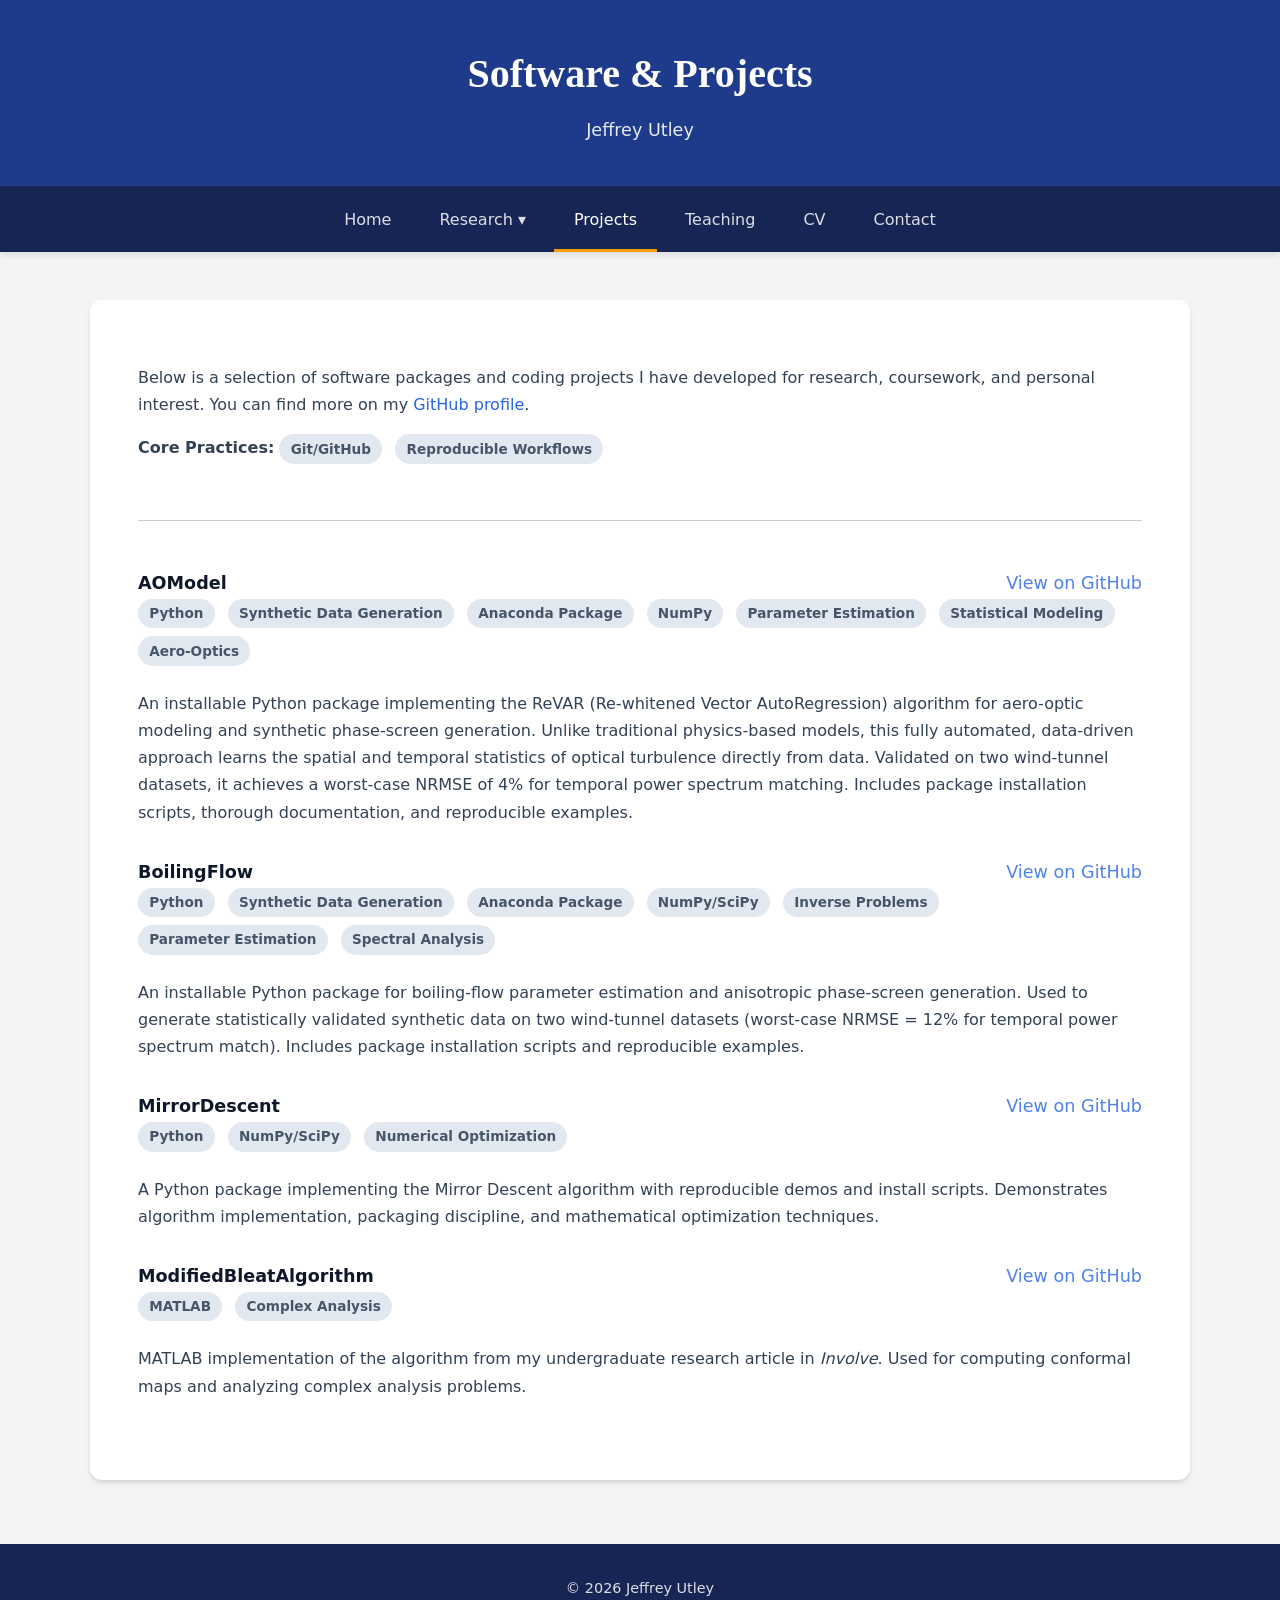
<file: projects.html>
<!DOCTYPE html>
<html lang="en">
<head>
  <meta charset="UTF-8">
  <meta name="viewport" content="width=device-width, initial-scale=1.0">
  <meta name="description" content="Software and projects by Jeffrey Utley — Python packages for aero-optic simulation and numerical optimization.">
  <title>Jeffrey Utley - Software & Projects</title>
  <link rel="icon" href="favicon.svg" type="image/svg+xml">
  <link rel="stylesheet" href="style.css">
</head>
<body>
  <header>
    <h1>Software & Projects</h1>
    <p>Jeffrey Utley</p>
  </header>

<nav>
  <a href="index.html">Home</a>
  <div class="dropdown">
    <button class="dropbtn" aria-haspopup="true" aria-expanded="false">Research <span aria-hidden="true">▾</span></button>
    <div class="dropdown-content" role="menu">
      <a role="menuitem" href="research/overview.html">Overview</a>
      <a role="menuitem" href="research/publications.html">Publications</a>
      <a role="menuitem" href="research/presentations.html">Presentations</a>
    </div>
  </div>
  <a href="projects.html" class="active">Projects</a>
  <a href="teaching.html">Teaching</a>
  <a href="cv.html">CV</a>
  <a href="contact.html">Contact</a>
</nav>

  <div class="container">
    <p>
      Below is a selection of software packages and coding projects I have developed for research, coursework, and personal interest.
      You can find more on my <a href="https://github.com/jeffreyutley" target="_blank" rel="noopener noreferrer">GitHub profile</a>.
    </p>
    <div class="core-practices">
      <strong>Core Practices:</strong>
      <span class="badge">Git/GitHub</span> <span class="badge">Reproducible Workflows</span>
    </div>
    <hr class="section-divider">
    
    <div class="cv-item">
      <div class="cv-header">
        <span>AOModel</span>
        <span class="cv-date"><a href="https://github.com/jeffreyutley/aomodel_public" target="_blank" rel="noopener noreferrer">View on GitHub</a></span>
      </div>
      <div>
        <span class="badge">Python</span>
        <span class="badge">Synthetic Data Generation</span>
        <span class="badge">Anaconda Package</span>
        <span class="badge">NumPy</span>
        <span class="badge">Parameter Estimation</span>
        <span class="badge">Statistical Modeling</span>
        <span class="badge">Aero-Optics</span>
      </div>
      <p>
        An installable Python package implementing the ReVAR (Re-whitened Vector AutoRegression) algorithm for aero-optic modeling and synthetic phase-screen generation. 
        Unlike traditional physics-based models, this fully automated, data-driven approach learns the spatial and temporal statistics of optical turbulence directly from data.
        Validated on two wind-tunnel datasets, it achieves a worst-case NRMSE of 4% for temporal power spectrum matching. Includes package installation scripts, thorough documentation, and reproducible examples.
      </p>
    </div>

    <!-- Project 1 -->
    <div class="cv-item">
      <div class="cv-header">
        <span>BoilingFlow</span>
        <span class="cv-date"><a href="https://github.com/jeffreyutley/boiling_flow" target="_blank" rel="noopener noreferrer">View on GitHub</a></span>
      </div>
      <div>
        <span class="badge">Python</span>
        <span class="badge">Synthetic Data Generation</span>
        <span class="badge">Anaconda Package</span>
        <span class="badge">NumPy/SciPy</span>
        <span class="badge">Inverse Problems</span>
        <span class="badge">Parameter Estimation</span>
        <span class="badge">Spectral Analysis</span>
      </div>
      <p>
        An installable Python package for boiling-flow parameter estimation and anisotropic phase-screen generation. 
        Used to generate statistically validated synthetic data on two wind-tunnel datasets (worst-case NRMSE = 12% for temporal power spectrum match). 
        Includes package installation scripts and reproducible examples.
      </p>
    </div>

    <!-- Project 2 -->
    <div class="cv-item">
      <div class="cv-header">
        <span>MirrorDescent</span>
        <span class="cv-date"><a href="https://github.com/jeffreyutley/MirrorDescent" target="_blank" rel="noopener noreferrer">View on GitHub</a></span>
      </div>
      <div>
        <span class="badge">Python</span>
        <span class="badge">NumPy/SciPy</span>
        <span class="badge">Numerical Optimization</span>
      </div>
      <p>
        A Python package implementing the Mirror Descent algorithm with reproducible demos and install scripts. 
        Demonstrates algorithm implementation, packaging discipline, and mathematical optimization techniques.
      </p>
    </div>

    <!-- Project 3 -->
    <div class="cv-item">
      <div class="cv-header">
        <span>ModifiedBleatAlgorithm</span>
        <span class="cv-date"><a href="https://github.com/jeffreyutley/Modified-BLEAT-Algorithm" target="_blank" rel="noopener noreferrer">View on GitHub</a></span>
      </div>
      <div>
        <span class="badge">MATLAB</span>
        <span class="badge">Complex Analysis</span>
      </div>
      <p>
        MATLAB implementation of the algorithm from my undergraduate research article in <i>Involve</i>. 
        Used for computing conformal maps and analyzing complex analysis problems.
      </p>
    </div>

  </div>
  <footer>&copy; 2026 Jeffrey Utley</footer>
  
<script src="script.js"></script>

</body>
</html>
</file>
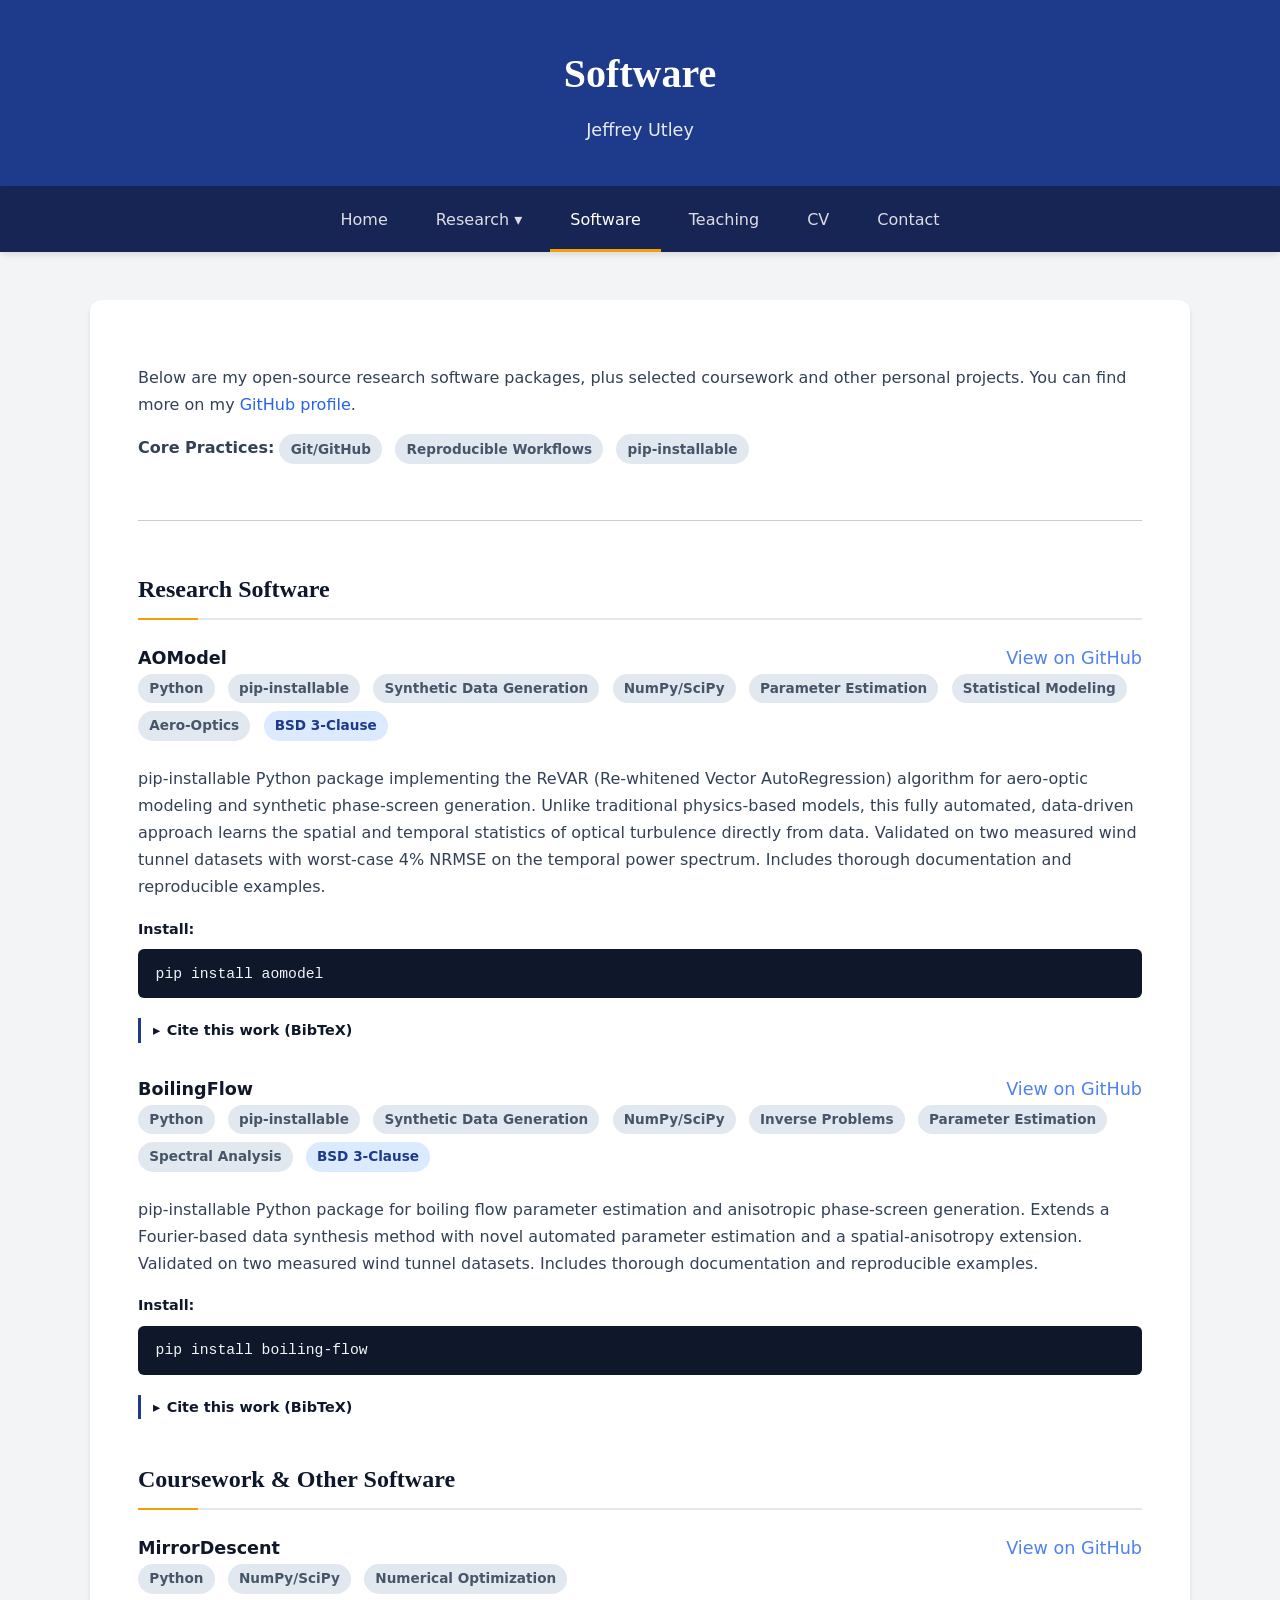
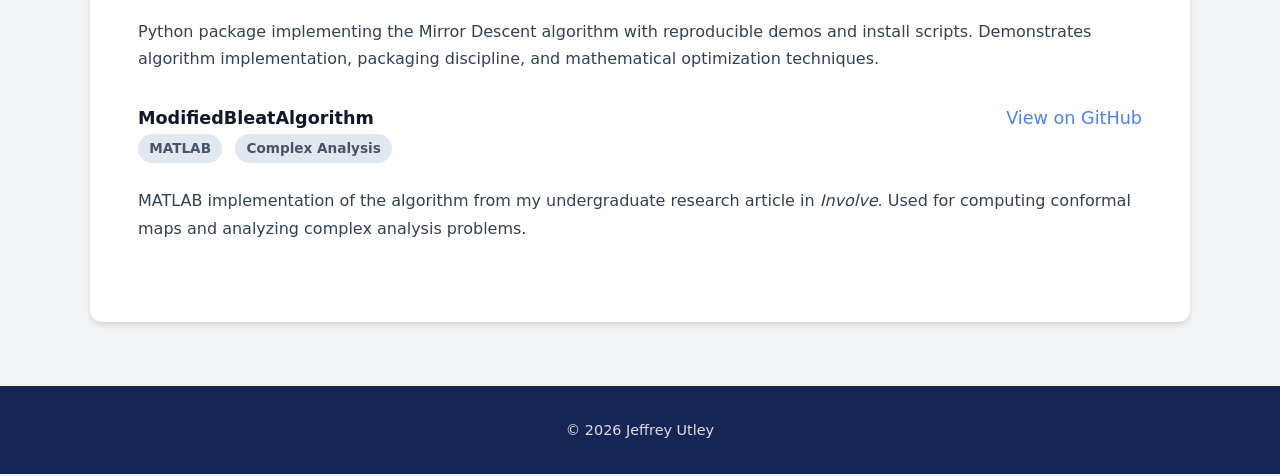
<file: software.html>
<!DOCTYPE html>
<html lang="en">
<head>
  <meta charset="UTF-8">
  <meta name="viewport" content="width=device-width, initial-scale=1.0">
  <meta name="description" content="Research software by Jeffrey Utley — pip-installable Python packages (AOModel, BoilingFlow) for aero-optic synthetic data generation, validated on measured wind tunnel data.">
  <title>Jeffrey Utley - Software</title>
  <link rel="icon" href="favicon.svg" type="image/svg+xml">
  <link rel="stylesheet" href="style.css">
</head>
<body>
  <a class="skip-link" href="#main">Skip to main content</a>
  <header>
    <h1>Software</h1>
    <p>Jeffrey Utley</p>
  </header>

<nav>
  <a href="index.html">Home</a>
  <div class="dropdown">
    <button class="dropbtn" aria-haspopup="true" aria-expanded="false">Research <span aria-hidden="true">▾</span></button>
    <div class="dropdown-content" role="menu">
      <a role="menuitem" href="research/overview.html">Overview</a>
      <a role="menuitem" href="research/publications.html">Publications</a>
      <a role="menuitem" href="research/presentations.html">Presentations</a>
      <a role="menuitem" href="research/experience.html">Experience</a>
    </div>
  </div>
  <a href="software.html" class="active">Software</a>
  <a href="teaching.html">Teaching</a>
  <a href="cv.html">CV</a>
  <a href="contact.html">Contact</a>
</nav>

  <main id="main" class="container">
    <p>
      Below are my open-source research software packages, plus selected coursework and other personal projects.
      You can find more on my <a href="https://github.com/jeffreyutley" target="_blank" rel="noopener noreferrer">GitHub profile</a>.
    </p>
    <div class="core-practices">
      <strong>Core Practices:</strong>
      <span class="badge">Git/GitHub</span> <span class="badge">Reproducible Workflows</span> <span class="badge">pip-installable</span>
    </div>
    <hr class="section-divider">

    <h2>Research Software</h2>

    <div class="cv-item">
      <div class="cv-header">
        <span>AOModel</span>
        <span class="cv-date"><a href="https://github.com/jeffreyutley/aomodel_public" target="_blank" rel="noopener noreferrer">View on GitHub</a></span>
      </div>
      <div>
        <span class="badge">Python</span>
        <span class="badge">pip-installable</span>
        <span class="badge">Synthetic Data Generation</span>
        <span class="badge">NumPy/SciPy</span>
        <span class="badge">Parameter Estimation</span>
        <span class="badge">Statistical Modeling</span>
        <span class="badge">Aero-Optics</span>
        <a class="badge badge-license" href="https://github.com/jeffreyutley/aomodel_public/blob/main/LICENSE" target="_blank" rel="noopener noreferrer">BSD 3-Clause</a>
      </div>
      <p>
        pip-installable Python package implementing the ReVAR (Re-whitened Vector AutoRegression) algorithm for aero-optic modeling and synthetic phase-screen generation.
        Unlike traditional physics-based models, this fully automated, data-driven approach learns the spatial and temporal statistics of optical turbulence directly from data.
        Validated on two measured wind tunnel datasets with worst-case 4% NRMSE on the temporal power spectrum. Includes thorough documentation and reproducible examples.
      </p>
      <span class="install-label">Install:</span>
      <pre><code>pip install aomodel</code></pre>
      <details class="cite-details">
        <summary>Cite this work (BibTeX)</summary>
<pre><code>@article{utley2026revar,
  author        = {Jeffrey W. Utley and Gregery T. Buzzard and Charles A. Bouman and Matthew R. Kemnetz},
  title         = {{ReVAR}: A data-driven algorithm for generating aero-optic phase screens},
  journal       = {Journal of the Optical Society of America A},
  year          = {2026},
  volume        = {43},
  number        = {7},
  pages         = {C30--C44},
  doi           = {10.1364/JOSAA.600450},
  eprint        = {2604.02326},
  archivePrefix = {arXiv}
}</code></pre>
      </details>
    </div>

    <div class="cv-item">
      <div class="cv-header">
        <span>BoilingFlow</span>
        <span class="cv-date"><a href="https://github.com/jeffreyutley/boiling_flow" target="_blank" rel="noopener noreferrer">View on GitHub</a></span>
      </div>
      <div>
        <span class="badge">Python</span>
        <span class="badge">pip-installable</span>
        <span class="badge">Synthetic Data Generation</span>
        <span class="badge">NumPy/SciPy</span>
        <span class="badge">Inverse Problems</span>
        <span class="badge">Parameter Estimation</span>
        <span class="badge">Spectral Analysis</span>
        <a class="badge badge-license" href="https://github.com/jeffreyutley/boiling_flow/blob/main/LICENSE" target="_blank" rel="noopener noreferrer">BSD 3-Clause</a>
      </div>
      <p>
        pip-installable Python package for boiling flow parameter estimation and anisotropic phase-screen generation.
        Extends a Fourier-based data synthesis method with novel automated parameter estimation and a spatial-anisotropy extension. Validated on two measured wind tunnel datasets.
        Includes thorough documentation and reproducible examples.
      </p>
      <span class="install-label">Install:</span>
      <pre><code>pip install boiling-flow</code></pre>
      <details class="cite-details">
        <summary>Cite this work (BibTeX)</summary>
<pre><code>@article{utley2026boilingflow,
  author        = {Jeffrey W. Utley and Gregery T. Buzzard and Charles A. Bouman and Matthew R. Kemnetz},
  title         = {Boiling flow estimation for aero-optic phase screen generation},
  journal       = {Optical Engineering},
  year          = {2026},
  volume        = {65},
  number        = {8},
  pages         = {081819},
  doi           = {10.1117/1.OE.65.8.081819},
  eprint        = {2601.12171},
  archivePrefix = {arXiv}
}</code></pre>
      </details>
    </div>

    <h2>Coursework &amp; Other Software</h2>

    <div class="cv-item">
      <div class="cv-header">
        <span>MirrorDescent</span>
        <span class="cv-date"><a href="https://github.com/jeffreyutley/MirrorDescent" target="_blank" rel="noopener noreferrer">View on GitHub</a></span>
      </div>
      <div>
        <span class="badge">Python</span>
        <span class="badge">NumPy/SciPy</span>
        <span class="badge">Numerical Optimization</span>
      </div>
      <p>
        Python package implementing the Mirror Descent algorithm with reproducible demos and install scripts.
        Demonstrates algorithm implementation, packaging discipline, and mathematical optimization techniques.
      </p>
    </div>

    <div class="cv-item">
      <div class="cv-header">
        <span>ModifiedBleatAlgorithm</span>
        <span class="cv-date"><a href="https://github.com/jeffreyutley/Modified-BLEAT-Algorithm" target="_blank" rel="noopener noreferrer">View on GitHub</a></span>
      </div>
      <div>
        <span class="badge">MATLAB</span>
        <span class="badge">Complex Analysis</span>
      </div>
      <p>
        MATLAB implementation of the algorithm from my undergraduate research article in <i>Involve</i>.
        Used for computing conformal maps and analyzing complex analysis problems.
      </p>
    </div>

  </main>
  <footer>&copy; 2026 Jeffrey Utley</footer>

<script src="script.js"></script>

</body>
</html>
</file>
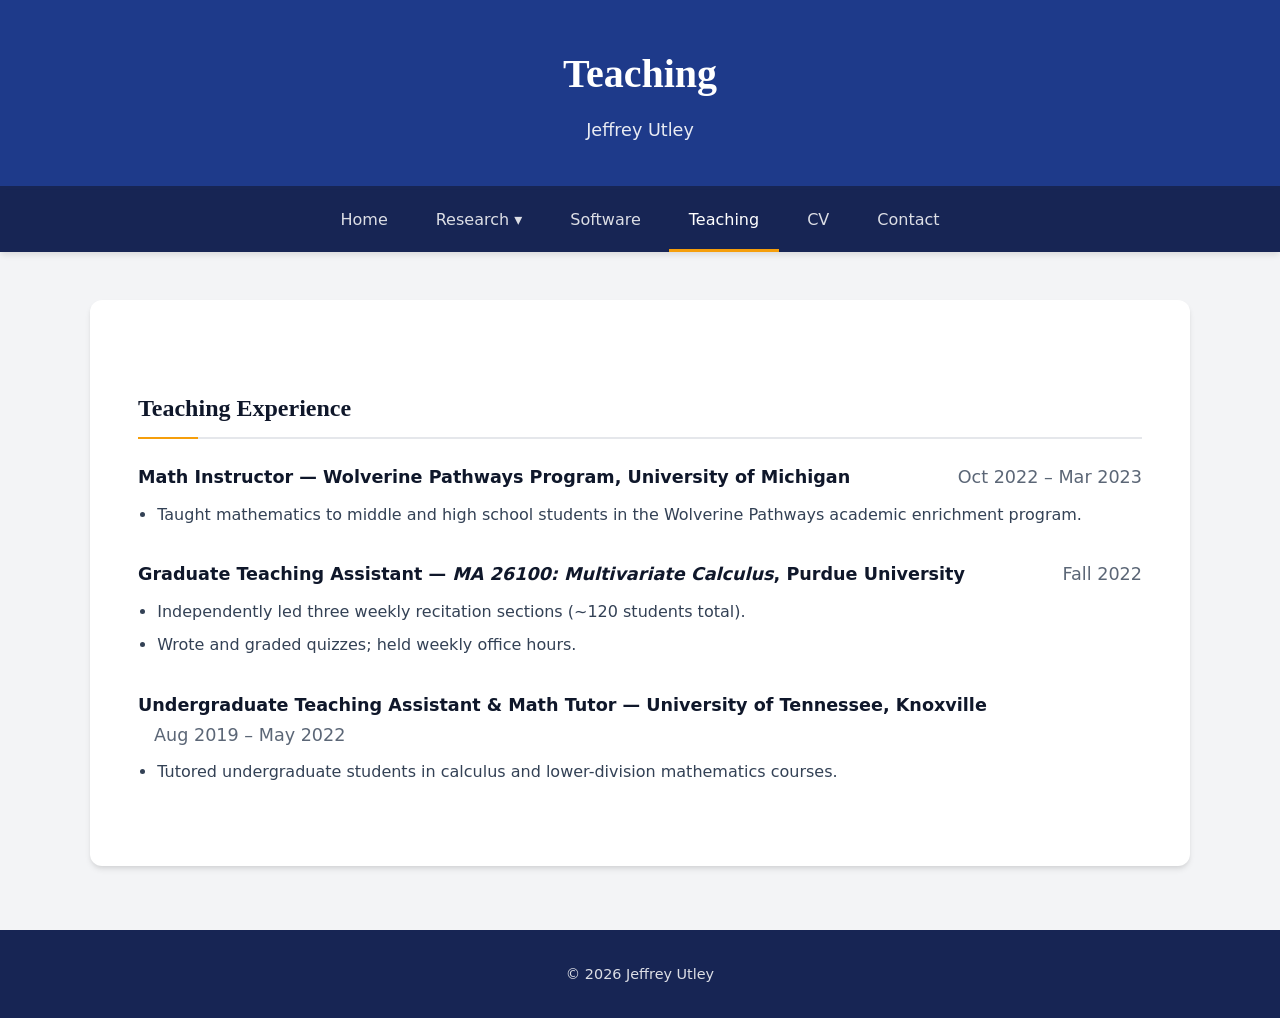
<file: teaching.html>
<!DOCTYPE html>
<html lang="en">
<head>
  <meta charset="UTF-8">
  <meta name="viewport" content="width=device-width, initial-scale=1.0">
  <meta name="description" content="Teaching experience of Jeffrey Utley — graduate and undergraduate instruction in mathematics.">
  <title>Jeffrey Utley - Teaching</title>
  <link rel="icon" href="favicon.svg" type="image/svg+xml">
  <link rel="stylesheet" href="style.css">

</head>
<body>
  <a class="skip-link" href="#main">Skip to main content</a>
  <header>
    <h1>Teaching</h1>
    <p>Jeffrey Utley</p>
  </header>

<nav>
  <a href="index.html">Home</a>
  <div class="dropdown">
    <button class="dropbtn" aria-haspopup="true" aria-expanded="false">Research <span aria-hidden="true">▾</span></button>
    <div class="dropdown-content" role="menu">
      <a role="menuitem" href="research/overview.html">Overview</a>
      <a role="menuitem" href="research/publications.html">Publications</a>
      <a role="menuitem" href="research/presentations.html">Presentations</a>
      <a role="menuitem" href="research/experience.html">Experience</a>
    </div>
  </div>
  <a href="software.html">Software</a>
  <a href="teaching.html" class="active">Teaching</a>
  <a href="cv.html">CV</a>
  <a href="contact.html">Contact</a>
</nav>

  <main id="main" class="container">

<h2>Teaching Experience</h2>

<div class="cv-item">
  <div class="cv-header">
    <span>Math Instructor &mdash; Wolverine Pathways Program, University of Michigan</span>
    <span class="cv-date">Oct 2022 &ndash; Mar 2023</span>
  </div>
  <ul class="cv-list">
    <li>Taught mathematics to middle and high school students in the Wolverine Pathways academic enrichment program.</li>
  </ul>
</div>

<div class="cv-item">
  <div class="cv-header">
    <span>Graduate Teaching Assistant &mdash; <em>MA 26100: Multivariate Calculus</em>, Purdue University</span>
    <span class="cv-date">Fall 2022</span>
  </div>
  <ul class="cv-list">
    <li>Independently led three weekly recitation sections (~120 students total).</li>
    <li>Wrote and graded quizzes; held weekly office hours.</li>
  </ul>
</div>

<div class="cv-item">
  <div class="cv-header">
    <span>Undergraduate Teaching Assistant &amp; Math Tutor &mdash; University of Tennessee, Knoxville</span>
    <span class="cv-date">Aug 2019 &ndash; May 2022</span>
  </div>
  <ul class="cv-list">
    <li>Tutored undergraduate students in calculus and lower-division mathematics courses.</li>
  </ul>
</div>

  </main>
  <footer>&copy; 2026 Jeffrey Utley</footer>
  
<script src="script.js"></script>

</body>
</html>
</file>
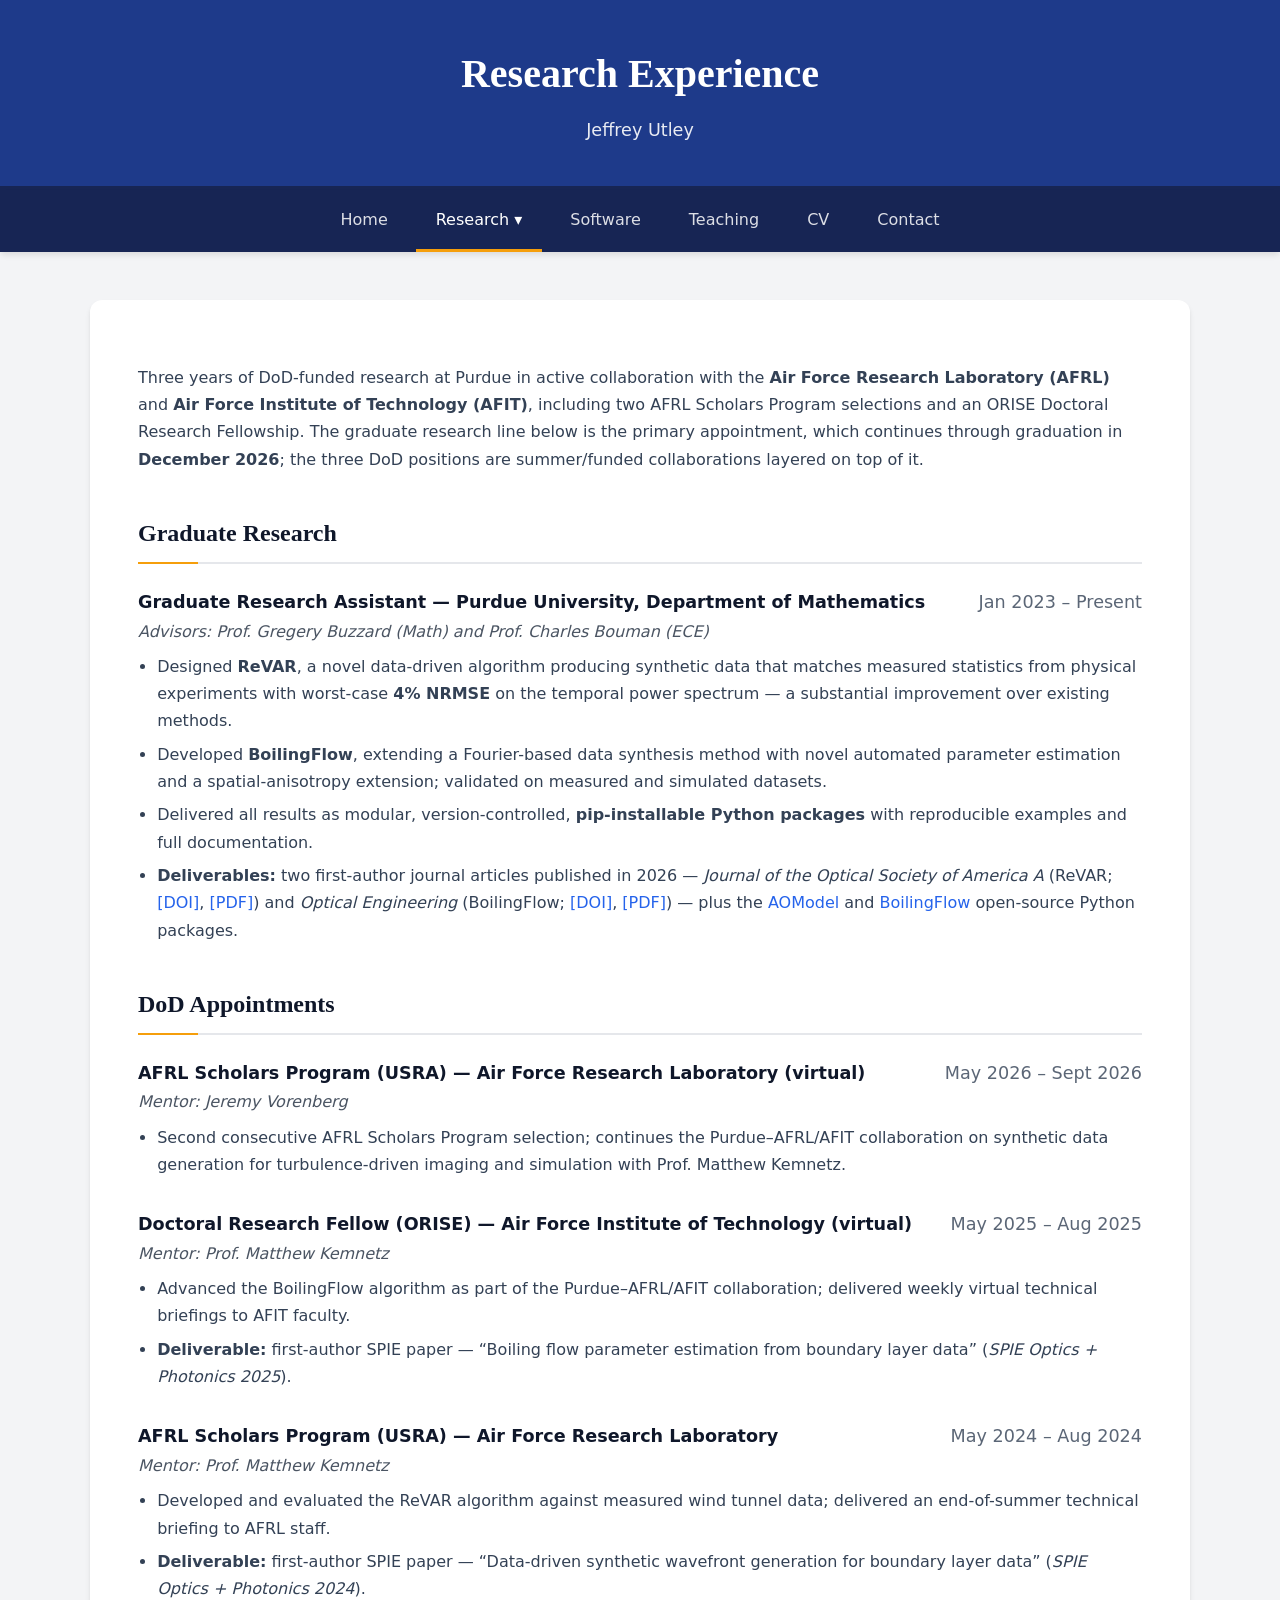
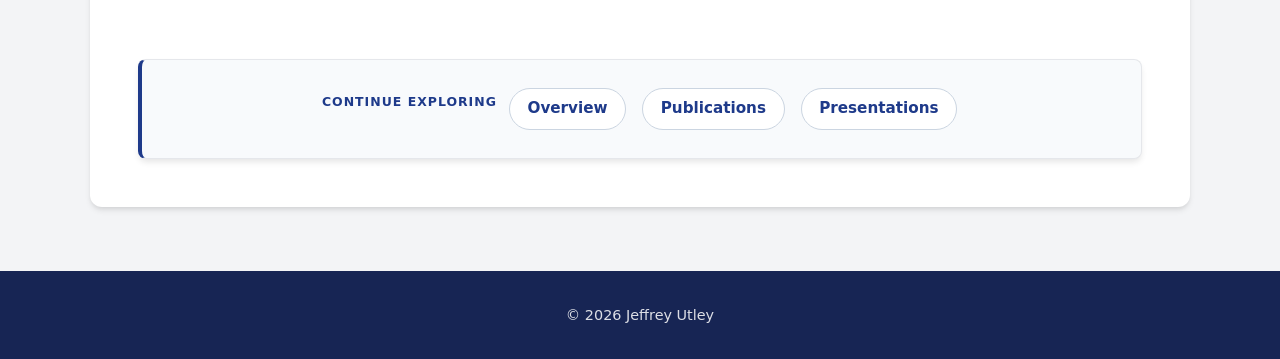
<file: research/experience.html>
<!DOCTYPE html>
<html lang="en">
<head>
  <meta charset="UTF-8">
  <meta name="viewport" content="width=device-width, initial-scale=1.0">
  <meta name="description" content="Research experience of Jeffrey Utley — Purdue Graduate Research Assistant and three DoD-funded appointments (AFRL Scholars, ORISE/AFIT).">
  <title>Research Experience</title>
  <link rel="icon" href="../favicon.svg" type="image/svg+xml">
  <link rel="stylesheet" href="../style.css">

</head>
<body>
  <a class="skip-link" href="#main">Skip to main content</a>
  <header>
    <h1>Research Experience</h1>
    <p>Jeffrey Utley</p>
  </header>

<nav>
  <a href="../index.html">Home</a>
  <div class="dropdown">
    <button class="dropbtn active" aria-haspopup="true" aria-expanded="false">Research <span aria-hidden="true">▾</span></button>
    <div class="dropdown-content" role="menu">
      <a role="menuitem" href="overview.html">Overview</a>
      <a role="menuitem" href="publications.html">Publications</a>
      <a role="menuitem" href="presentations.html">Presentations</a>
      <a role="menuitem" href="experience.html">Experience</a>
    </div>
  </div>
  <a href="../software.html">Software</a>
  <a href="../teaching.html">Teaching</a>
  <a href="../cv.html">CV</a>
  <a href="../contact.html">Contact</a>
</nav>

  <main id="main" class="container">

    <p>
      Three years of DoD-funded research at Purdue in active collaboration with the
      <strong>Air Force Research Laboratory (AFRL)</strong> and
      <strong>Air Force Institute of Technology (AFIT)</strong>, including two AFRL Scholars Program
      selections and an ORISE Doctoral Research Fellowship. The graduate research line
      below is the primary appointment, which continues through graduation in <strong>December 2026</strong>; the three DoD positions are summer/funded
      collaborations layered on top of it.
    </p>

    <h2>Graduate Research</h2>

    <div class="cv-item">
      <div class="cv-header">
        <span>Graduate Research Assistant &mdash; Purdue University, Department of Mathematics</span>
        <span class="cv-date">Jan 2023 &ndash; Present</span>
      </div>
      <div class="cv-sub">Advisors: Prof. Gregery Buzzard (Math) and Prof. Charles Bouman (ECE)</div>
      <ul class="cv-list">
        <li>Designed <strong>ReVAR</strong>, a novel data-driven algorithm producing synthetic
          data that matches measured statistics from physical experiments with worst-case
          <strong>4% NRMSE</strong> on the temporal power spectrum &mdash; a substantial
          improvement over existing methods.</li>
        <li>Developed <strong>BoilingFlow</strong>, extending a Fourier-based data synthesis
          method with novel automated parameter estimation and a spatial-anisotropy
          extension; validated on measured and simulated datasets.</li>
        <li>Delivered all results as modular, version-controlled,
          <strong>pip-installable Python packages</strong> with reproducible examples and full
          documentation.</li>
        <li><strong>Deliverables:</strong> two first-author journal articles published in 2026 &mdash;
          <i>Journal of the Optical Society of America A</i> (ReVAR; <a href="https://doi.org/10.1364/JOSAA.600450" target="_blank" rel="noopener noreferrer">[DOI]</a>, <a href="../JOSA_A_paper.pdf" target="_blank" rel="noopener noreferrer">[PDF]</a>)
          and <i>Optical Engineering</i> (BoilingFlow; <a href="https://doi.org/10.1117/1.OE.65.8.081819" target="_blank" rel="noopener noreferrer">[DOI]</a>, <a href="../OE_paper.pdf" target="_blank" rel="noopener noreferrer">[PDF]</a>) &mdash; plus
          the <a href="https://github.com/jeffreyutley/aomodel_public" target="_blank" rel="noopener noreferrer">AOModel</a>
          and <a href="https://github.com/jeffreyutley/boiling_flow" target="_blank" rel="noopener noreferrer">BoilingFlow</a>
          open-source Python packages.</li>
      </ul>
    </div>

    <h2>DoD Appointments</h2>

    <div class="cv-item">
      <div class="cv-header">
        <span>AFRL Scholars Program (USRA) &mdash; Air Force Research Laboratory (virtual)</span>
        <span class="cv-date">May 2026 &ndash; Sept 2026</span>
      </div>
      <div class="cv-sub">Mentor: Jeremy Vorenberg</div>
      <ul class="cv-list">
        <li>Second consecutive AFRL Scholars Program selection; continues the Purdue&ndash;AFRL/AFIT
          collaboration on synthetic data generation for turbulence-driven imaging and
          simulation with Prof. Matthew Kemnetz.</li>
      </ul>
    </div>

    <div class="cv-item">
      <div class="cv-header">
        <span>Doctoral Research Fellow (ORISE) &mdash; Air Force Institute of Technology (virtual)</span>
        <span class="cv-date">May 2025 &ndash; Aug 2025</span>
      </div>
      <div class="cv-sub">Mentor: Prof. Matthew Kemnetz</div>
      <ul class="cv-list">
        <li>Advanced the BoilingFlow algorithm as part of the Purdue&ndash;AFRL/AFIT
          collaboration; delivered weekly virtual technical briefings to AFIT faculty.</li>
        <li><strong>Deliverable:</strong> first-author SPIE paper &mdash;
          &ldquo;Boiling flow parameter estimation from boundary layer data&rdquo;
          (<i>SPIE Optics + Photonics 2025</i>).</li>
      </ul>
    </div>

    <div class="cv-item">
      <div class="cv-header">
        <span>AFRL Scholars Program (USRA) &mdash; Air Force Research Laboratory</span>
        <span class="cv-date">May 2024 &ndash; Aug 2024</span>
      </div>
      <div class="cv-sub">Mentor: Prof. Matthew Kemnetz</div>
      <ul class="cv-list">
        <li>Developed and evaluated the ReVAR algorithm against measured wind tunnel data;
          delivered an end-of-summer technical briefing to AFRL staff.</li>
        <li><strong>Deliverable:</strong> first-author SPIE paper &mdash;
          &ldquo;Data-driven synthetic wavefront generation for boundary layer data&rdquo;
          (<i>SPIE Optics + Photonics 2024</i>).</li>
      </ul>
    </div>

  <nav class="page-siblings" aria-label="Other research pages">
    <span class="label">Continue exploring</span>
    <a href="overview.html">Overview</a>
    <a href="publications.html">Publications</a>
    <a href="presentations.html">Presentations</a>
  </nav>
  </main>
  <footer>&copy; 2026 Jeffrey Utley</footer>

<script src="../script.js"></script>

</body>
</html>
</file>
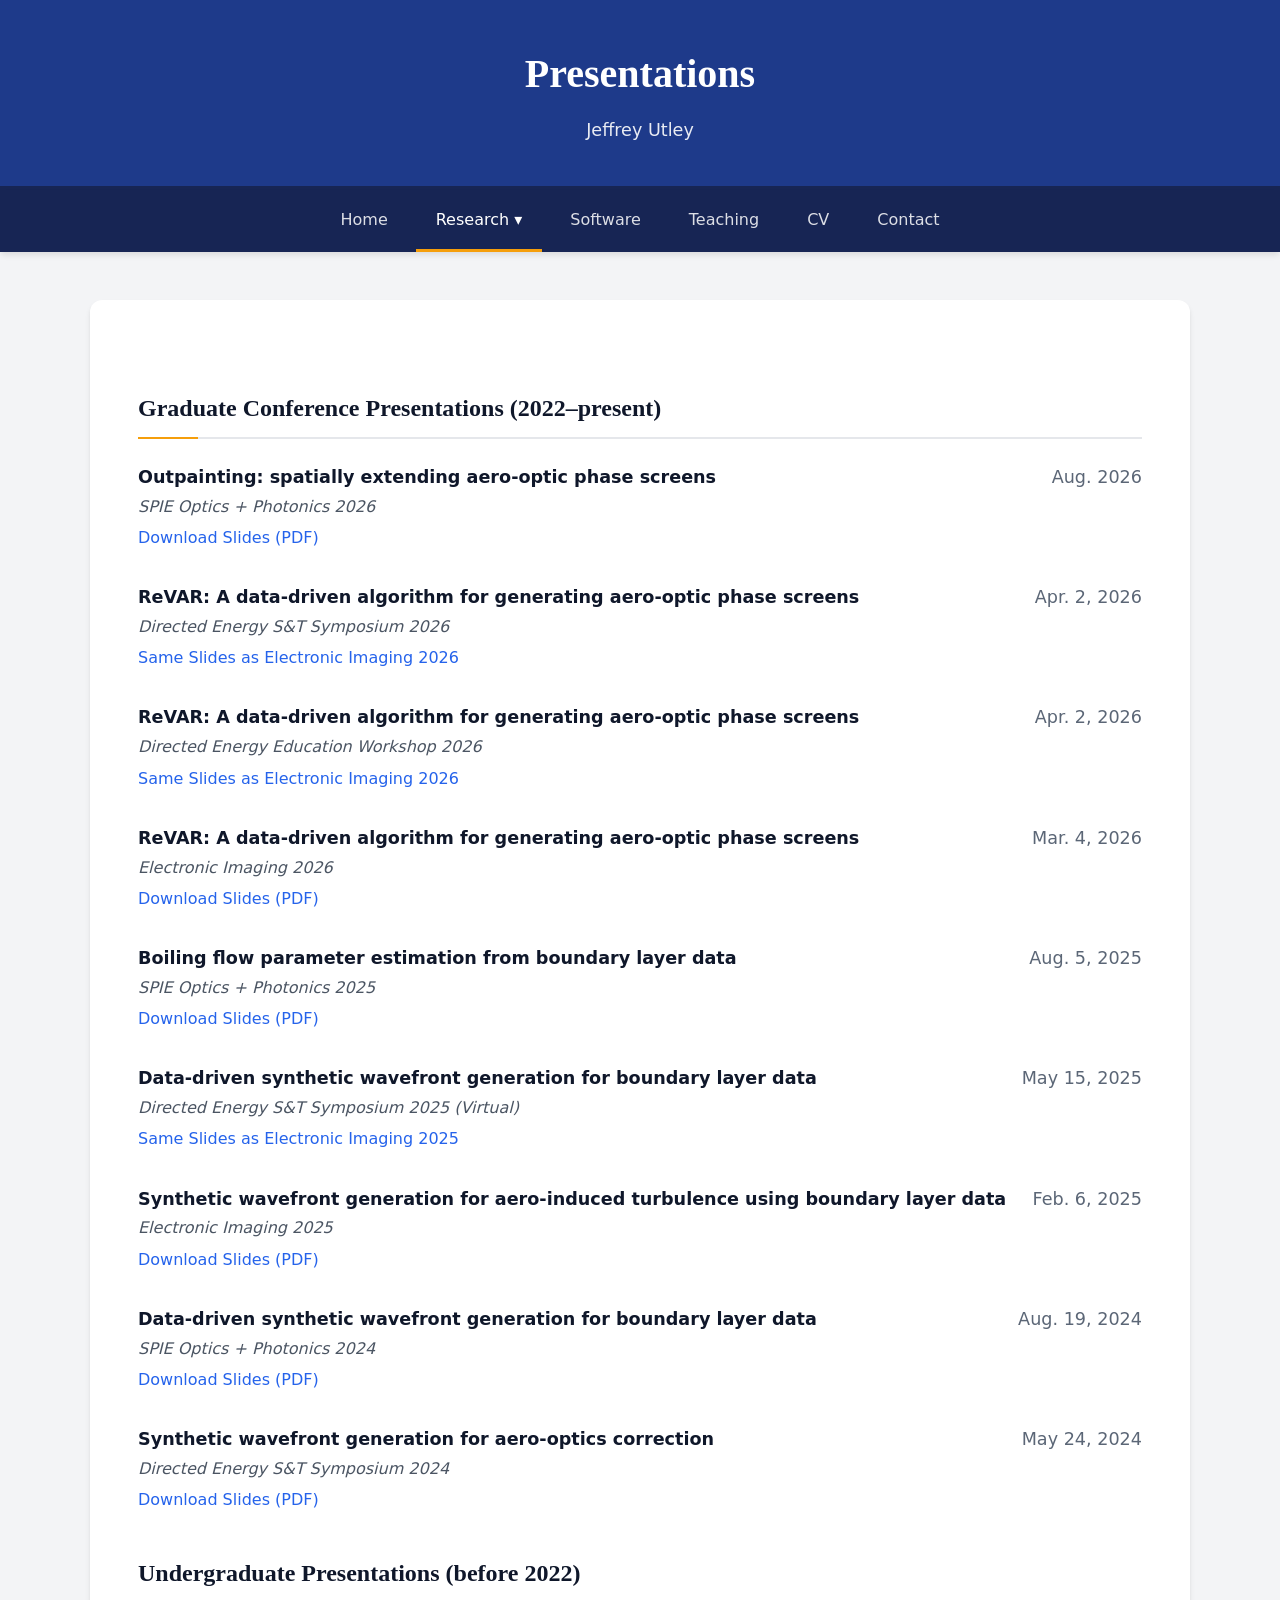
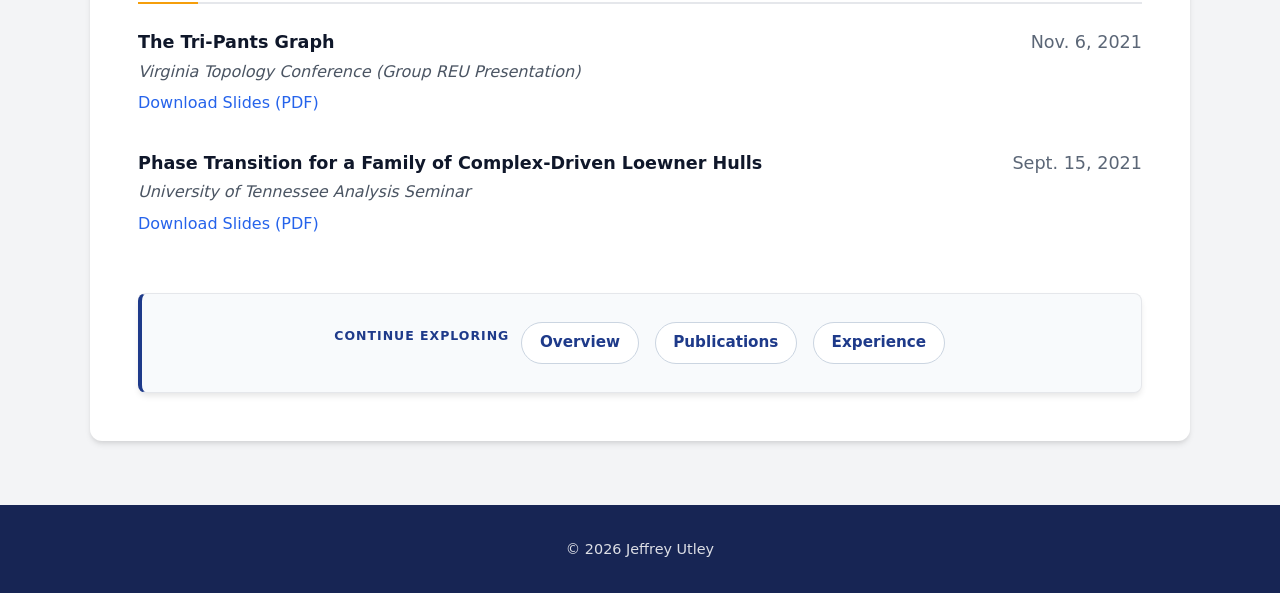
<file: research/presentations.html>
<!DOCTYPE html>
<html lang="en">
<head>
  <meta charset="UTF-8">
  <meta name="viewport" content="width=device-width, initial-scale=1.0">
  <meta name="description" content="Conference and seminar presentations by Jeffrey Utley in aero-optics and computational imaging.">
  <title>Presentations</title>
  <link rel="icon" href="../favicon.svg" type="image/svg+xml">
  <link rel="stylesheet" href="../style.css">

</head>
<body>
  <a class="skip-link" href="#main">Skip to main content</a>
  <header>
    <h1>Presentations</h1>
    <p>Jeffrey Utley</p>
  </header>

<nav>
  <a href="../index.html">Home</a>
  <div class="dropdown">
    <button class="dropbtn active" aria-haspopup="true" aria-expanded="false">Research <span aria-hidden="true">▾</span></button>
    <div class="dropdown-content" role="menu">
      <a role="menuitem" href="overview.html">Overview</a>
      <a role="menuitem" href="publications.html">Publications</a>
      <a role="menuitem" href="presentations.html">Presentations</a>
      <a role="menuitem" href="experience.html">Experience</a>
    </div>
  </div>
  <a href="../software.html">Software</a>
  <a href="../teaching.html">Teaching</a>
  <a href="../cv.html">CV</a>
  <a href="../contact.html">Contact</a>
</nav>

  <main id="main" class="container">

  <h2>Graduate Conference Presentations (2022&ndash;present)</h2>

    <div class="cv-item">
      <div class="cv-header">
        <span>Outpainting: spatially extending aero-optic phase screens</span>
        <span class="cv-date">Aug. 2026</span>
      </div>
      <div class="cv-sub">SPIE Optics + Photonics 2026</div>
      <div><a href="../SPIE_2026_Jeffrey_Utley.pdf" target="_blank" rel="noopener noreferrer">Download Slides (PDF)</a></div>
    </div>

    <div class="cv-item">
      <div class="cv-header">
        <span>ReVAR: A data-driven algorithm for generating aero-optic phase screens</span>
        <span class="cv-date">Apr. 2, 2026</span>
      </div>
      <div class="cv-sub">Directed Energy S&amp;T Symposium 2026</div>
      <div><a href="../EI_2026_Jeffrey_Utley.pdf" target="_blank" rel="noopener noreferrer">Same Slides as Electronic Imaging 2026</a></div>
    </div>

    <div class="cv-item">
      <div class="cv-header">
        <span>ReVAR: A data-driven algorithm for generating aero-optic phase screens</span>
        <span class="cv-date">Apr. 2, 2026</span>
      </div>
      <div class="cv-sub">Directed Energy Education Workshop 2026</div>
      <div><a href="../EI_2026_Jeffrey_Utley.pdf" target="_blank" rel="noopener noreferrer">Same Slides as Electronic Imaging 2026</a></div>
    </div>

    <div class="cv-item">
      <div class="cv-header">
        <span>ReVAR: A data-driven algorithm for generating aero-optic phase screens</span>
        <span class="cv-date">Mar. 4, 2026</span>
      </div>
      <div class="cv-sub">Electronic Imaging 2026</div>
      <div><a href="../EI_2026_Jeffrey_Utley.pdf" target="_blank" rel="noopener noreferrer">Download Slides (PDF)</a></div>
    </div>

    <div class="cv-item">
      <div class="cv-header">
        <span>Boiling flow parameter estimation from boundary layer data</span>
        <span class="cv-date">Aug. 5, 2025</span>
      </div>
      <div class="cv-sub">SPIE Optics + Photonics 2025</div>
      <div><a href="../SPIE_2025_Jeffrey_Utley.pdf" target="_blank" rel="noopener noreferrer">Download Slides (PDF)</a></div>
    </div>

    <div class="cv-item">
      <div class="cv-header">
        <span>Data-driven synthetic wavefront generation for boundary layer data</span>
        <span class="cv-date">May 15, 2025</span>
      </div>
      <div class="cv-sub">Directed Energy S&amp;T Symposium 2025 (Virtual)</div>
      <div><a href="../EI_2025_presentation.pdf" target="_blank" rel="noopener noreferrer">Same Slides as Electronic Imaging 2025</a></div>
    </div>

    <div class="cv-item">
      <div class="cv-header">
        <span>Synthetic wavefront generation for aero-induced turbulence using boundary layer data</span>
        <span class="cv-date">Feb. 6, 2025</span>
      </div>
      <div class="cv-sub">Electronic Imaging 2025</div>
      <div><a href="../EI_2025_presentation.pdf" target="_blank" rel="noopener noreferrer">Download Slides (PDF)</a></div>
    </div>

    <div class="cv-item">
      <div class="cv-header">
        <span>Data-driven synthetic wavefront generation for boundary layer data</span>
        <span class="cv-date">Aug. 19, 2024</span>
      </div>
      <div class="cv-sub">SPIE Optics + Photonics 2024</div>
      <div><a href="../13149-17_Jeffrey_Utley_-_Data_driven_synthetic_wavefront_generation_for_boundary_layer_data.pdf" target="_blank" rel="noopener noreferrer">Download Slides (PDF)</a></div>
    </div>

    <div class="cv-item">
      <div class="cv-header">
        <span>Synthetic wavefront generation for aero-optics correction</span>
        <span class="cv-date">May 24, 2024</span>
      </div>
      <div class="cv-sub">Directed Energy S&amp;T Symposium 2024</div>
      <div><a href="../Utley_24-Symp-029.pdf" target="_blank" rel="noopener noreferrer">Download Slides (PDF)</a></div>
    </div>

  <h2>Undergraduate Presentations (before 2022)</h2>

    <div class="cv-item">
      <div class="cv-header">
        <span>The Tri-Pants Graph</span>
        <span class="cv-date">Nov. 6, 2021</span>
      </div>
      <div class="cv-sub">Virginia Topology Conference (Group REU Presentation)</div>
      <div><a href="../REU_Presentation.pdf" target="_blank" rel="noopener noreferrer">Download Slides (PDF)</a></div>
    </div>

    <div class="cv-item">
      <div class="cv-header">
        <span>Phase Transition for a Family of Complex-Driven Loewner Hulls</span>
        <span class="cv-date">Sept. 15, 2021</span>
      </div>
      <div class="cv-sub">University of Tennessee Analysis Seminar</div>
      <div><a href="../Undergrad_Presentation.pdf" target="_blank" rel="noopener noreferrer">Download Slides (PDF)</a></div>
    </div>

  <nav class="page-siblings" aria-label="Other research pages">
    <span class="label">Continue exploring</span>
    <a href="overview.html">Overview</a>
    <a href="publications.html">Publications</a>
    <a href="experience.html">Experience</a>
  </nav>
  </main>
  <footer>&copy; 2026 Jeffrey Utley</footer>

<script src="../script.js"></script>

</body>
</html>
</file>
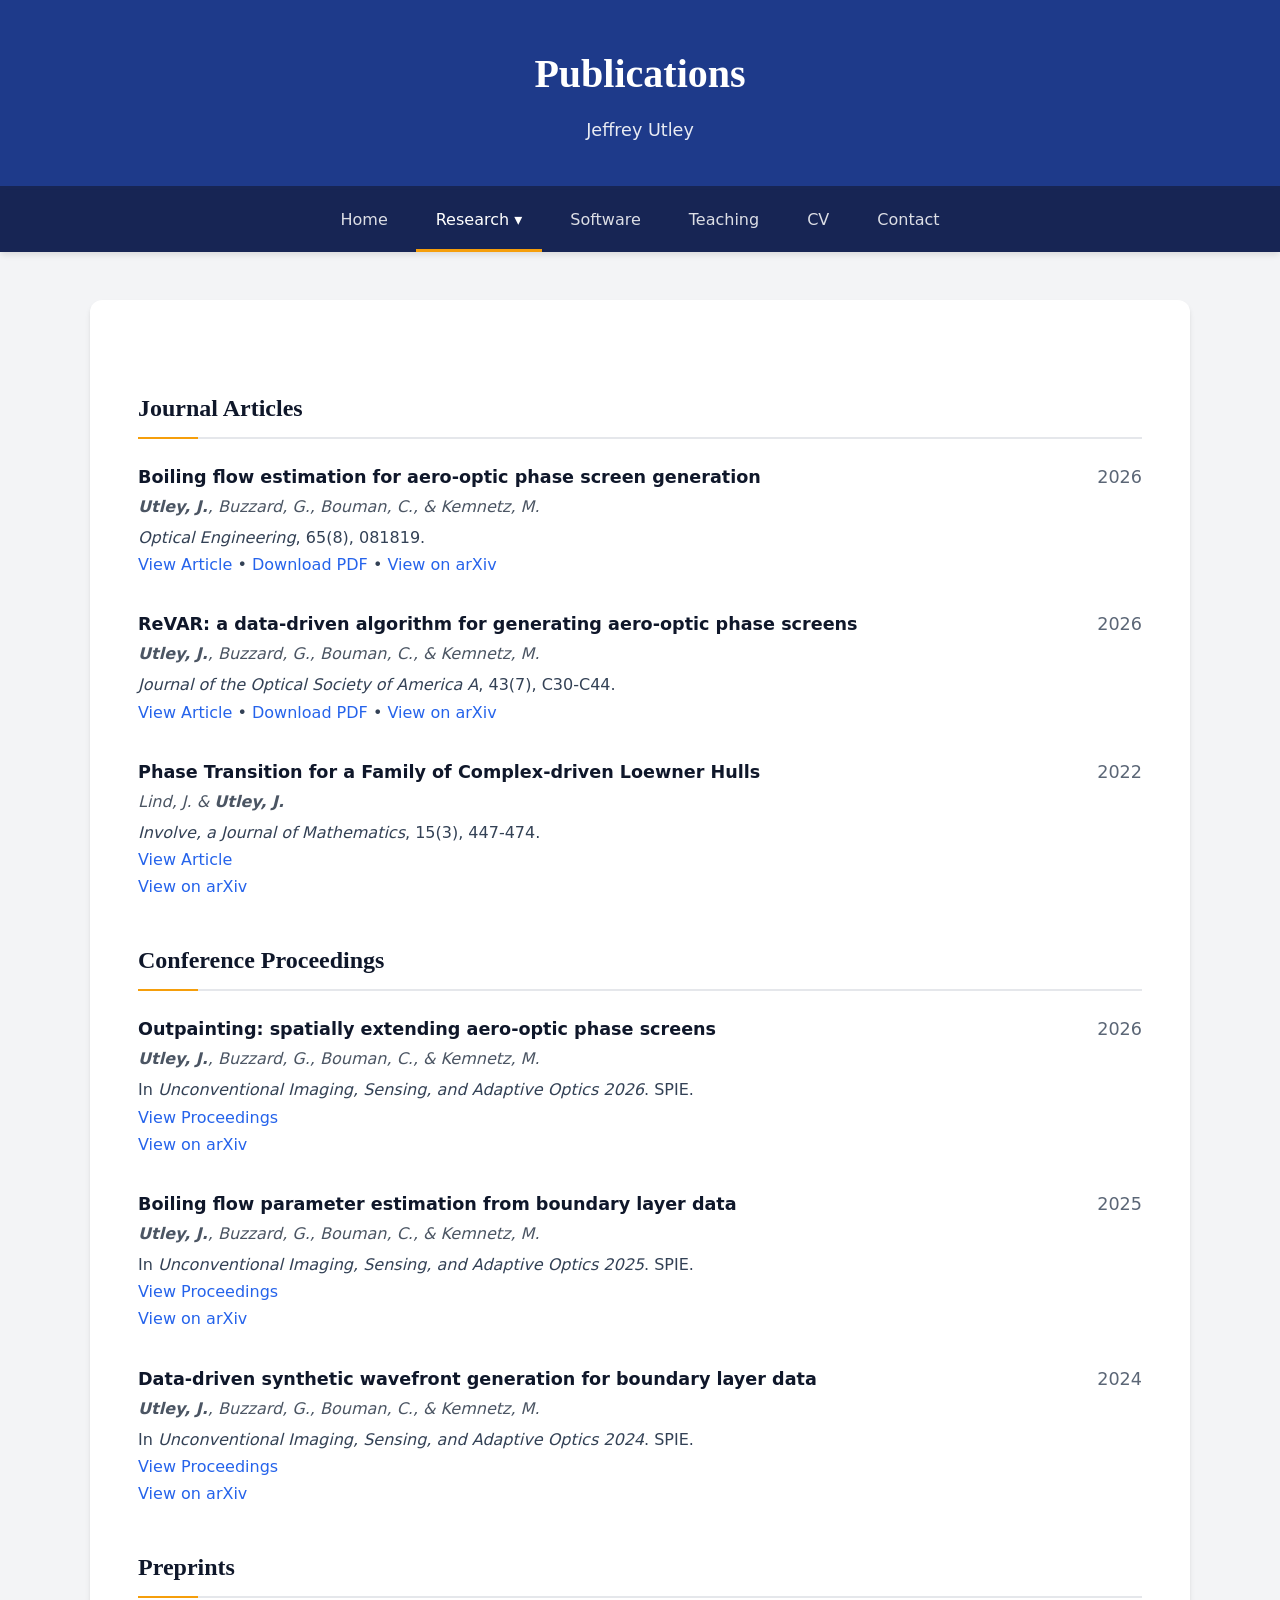
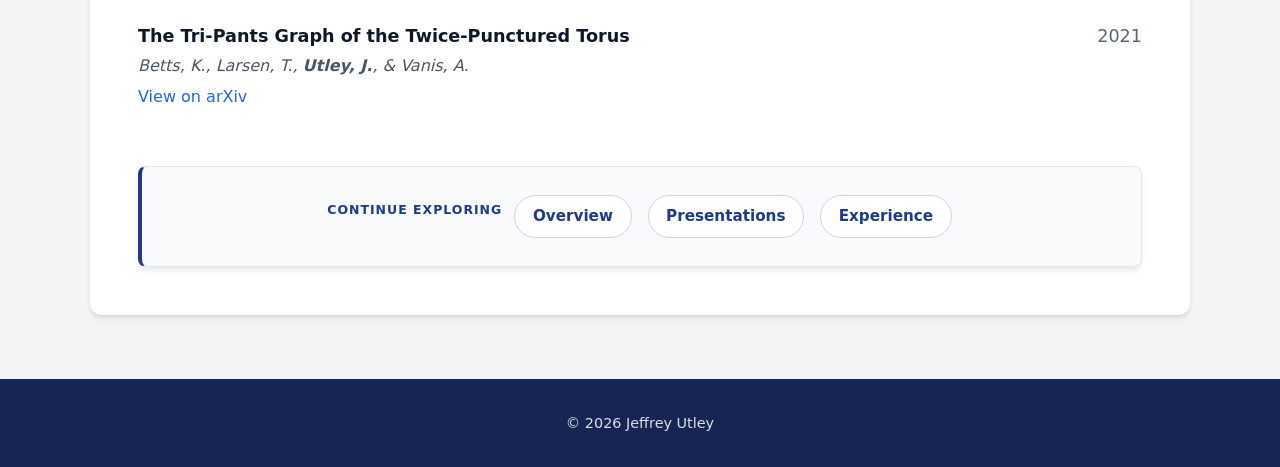
<file: research/publications.html>
<!DOCTYPE html>
<html lang="en">
<head>
  <meta charset="UTF-8">
  <meta name="viewport" content="width=device-width, initial-scale=1.0">
  <meta name="description" content="Publications by Jeffrey Utley — aero-optics, synthetic data generation, and computational imaging.">
  <title>Publications</title>
  <link rel="icon" href="../favicon.svg" type="image/svg+xml">
  <link rel="stylesheet" href="../style.css">

</head>
<body>
  <a class="skip-link" href="#main">Skip to main content</a>
  <header>
    <h1>Publications</h1>
    <p>Jeffrey Utley</p>
  </header>

<nav>
  <a href="../index.html">Home</a>
  <div class="dropdown">
    <button class="dropbtn active" aria-haspopup="true" aria-expanded="false">Research <span aria-hidden="true">▾</span></button>
    <div class="dropdown-content" role="menu">
      <a role="menuitem" href="overview.html">Overview</a>
      <a role="menuitem" href="publications.html">Publications</a>
      <a role="menuitem" href="presentations.html">Presentations</a>
      <a role="menuitem" href="experience.html">Experience</a>
    </div>
  </div>
  <a href="../software.html">Software</a>
  <a href="../teaching.html">Teaching</a>
  <a href="../cv.html">CV</a>
  <a href="../contact.html">Contact</a>
</nav>

  <main id="main" class="container">

    <h2>Journal Articles</h2>

    <div class="cv-item">
      <div class="cv-header">
        <span>Boiling flow estimation for aero-optic phase screen generation</span>
        <span class="cv-date">2026</span>
      </div>
      <div class="cv-sub"><strong>Utley, J.</strong>, Buzzard, G., Bouman, C., & Kemnetz, M.</div>
      <div><i>Optical Engineering</i>, 65(8), 081819.</div>
      <div><a href="https://doi.org/10.1117/1.OE.65.8.081819" target="_blank" rel="noopener noreferrer">View Article</a> • <a href="../OE_paper.pdf" target="_blank" rel="noopener noreferrer">Download PDF</a> • <a href="https://arxiv.org/abs/2601.12171" target="_blank" rel="noopener noreferrer">View on arXiv</a></div>
    </div>

    <div class="cv-item">
      <div class="cv-header">
        <span>ReVAR: a data-driven algorithm for generating aero-optic phase screens</span>
        <span class="cv-date">2026</span>
      </div>
      <div class="cv-sub"><strong>Utley, J.</strong>, Buzzard, G., Bouman, C., & Kemnetz, M.</div>
      <div><i>Journal of the Optical Society of America A</i>, 43(7), C30-C44.</div>
      <div><a href="https://doi.org/10.1364/JOSAA.600450" target="_blank" rel="noopener noreferrer">View Article</a> • <a href="../JOSA_A_paper.pdf" target="_blank" rel="noopener noreferrer">Download PDF</a> • <a href="https://arxiv.org/abs/2604.02326" target="_blank" rel="noopener noreferrer">View on arXiv</a></div>
    </div>

    <div class="cv-item">
      <div class="cv-header">
        <span>Phase Transition for a Family of Complex-driven Loewner Hulls</span>
        <span class="cv-date">2022</span>
      </div>
      <div class="cv-sub">Lind, J. & <strong>Utley, J.</strong></div>
      <div><i>Involve, a Journal of Mathematics</i>, 15(3), 447-474.</div>
      <div><a href="https://doi.org/10.2140/involve.2022.15.447" target="_blank" rel="noopener noreferrer">View Article</a></div>
      <div><a href="https://arxiv.org/abs/2106.14940" target="_blank" rel="noopener noreferrer">View on arXiv</a></div>
    </div>
    
    <h2>Conference Proceedings</h2>
    <div class="cv-item">
      <div class="cv-header">
        <span>Outpainting: spatially extending aero-optic phase screens</span>
        <span class="cv-date">2026</span>
      </div>
      <div class="cv-sub"><strong>Utley, J.</strong>, Buzzard, G., Bouman, C., & Kemnetz, M.</div>
      <div>In <i>Unconventional Imaging, Sensing, and Adaptive Optics 2026</i>. SPIE.</div>
      <div><a href="https://doi.org/10.1117/12.3112775" target="_blank" rel="noopener noreferrer">View Proceedings</a></div>
      <div><a href="https://arxiv.org/abs/2609.22250" target="_blank" rel="noopener noreferrer">View on arXiv</a></div>
    </div>

    <div class="cv-item">
      <div class="cv-header">
        <span>Boiling flow parameter estimation from boundary layer data</span>
        <span class="cv-date">2025</span>
      </div>
      <div class="cv-sub"><strong>Utley, J.</strong>, Buzzard, G., Bouman, C., & Kemnetz, M.</div>
      <div>In <i>Unconventional Imaging, Sensing, and Adaptive Optics 2025</i>. SPIE.</div>
      <div><a href="https://doi.org/10.1117/12.3063655" target="_blank" rel="noopener noreferrer">View Proceedings</a></div>
      <div><a href="https://arxiv.org/abs/2602.10394" target="_blank" rel="noopener noreferrer">View on arXiv</a></div>
    </div>

    <div class="cv-item">
      <div class="cv-header">
        <span>Data-driven synthetic wavefront generation for boundary layer data</span>
        <span class="cv-date">2024</span>
      </div>
      <div class="cv-sub"><strong>Utley, J.</strong>, Buzzard, G., Bouman, C., & Kemnetz, M.</div>
      <div>In <i>Unconventional Imaging, Sensing, and Adaptive Optics 2024</i>. SPIE.</div>
      <div><a href="https://doi.org/10.1117/12.3027740" target="_blank" rel="noopener noreferrer">View Proceedings</a></div>
      <div><a href="https://arxiv.org/abs/2409.04873" target="_blank" rel="noopener noreferrer">View on arXiv</a></div>
    </div>

    <h2>Preprints</h2>
    <div class="cv-item">
      <div class="cv-header">
        <span>The Tri-Pants Graph of the Twice-Punctured Torus</span>
        <span class="cv-date">2021</span>
      </div>
      <div class="cv-sub">Betts, K., Larsen, T., <strong>Utley, J.</strong>, & Vanis, A.</div>
      <div><a href="https://doi.org/10.48550/arXiv.2111.07136" target="_blank" rel="noopener noreferrer">View on arXiv</a></div>
    </div>

  <nav class="page-siblings" aria-label="Other research pages">
    <span class="label">Continue exploring</span>
    <a href="overview.html">Overview</a>
    <a href="presentations.html">Presentations</a>
    <a href="experience.html">Experience</a>
  </nav>
  </main>
  <footer>&copy; 2026 Jeffrey Utley</footer>

<script src="../script.js"></script>

</body>
</html>
</file>
<file: style.css>
:root {
  --bg: #f3f4f6;          /* Light gray/blue tint background */
  --text: #334155;        /* Slate gray for better readability */
  --heading: #0f172a;     /* Near black for headings */
  --brand: #1e3a8a;       /* Deep Academic Blue */
  --brand-dark: #172554;  /* Darker Navy for Nav/Footer */
  --accent: #f59e0b;      /* Amber/Gold for subtle highlights */
  --white: #ffffff;
  --link: #2563eb;        /* Standard accessible blue for links */
}

* { box-sizing: border-box; }

body {
  margin: 0;
  font-family: 'Segoe UI', system-ui, -apple-system, sans-serif;
  color: var(--text);
  background: var(--bg);
  line-height: 1.7;
}

/* Header */
header {
  background: var(--brand);
  color: var(--white);
  padding: 2.5rem 1rem;
  text-align: center;
  border-bottom: 4px solid var(--brand-dark);
}
header h1 { margin: 0; font-size: 2.5rem; font-weight: 700; color: var(--white); }
header p { margin: 0.5rem 0 0; opacity: 0.9; font-size: 1.1rem; }

/* Navigation */
nav {
  background: var(--brand-dark);
  display: flex;
  align-items: center;
  justify-content: center;
  gap: 0.5rem;
  position: sticky;
  top: 0;
  z-index: 1000;
  box-shadow: 0 4px 6px -1px rgba(0,0,0,0.1);
}

nav a, nav button {
  color: rgba(255,255,255,0.85);
  text-decoration: none;
  padding: 1rem 1.25rem;
  border: 0;
  background: transparent;
  font: inherit;
  cursor: pointer;
  font-weight: 500;
  transition: all 0.2s ease;
  border-bottom: 3px solid transparent;
}

nav a:hover, nav button:hover {
  background: rgba(255,255,255,0.1);
  color: var(--white);
  outline: none;
}

nav a:focus-visible, nav button:focus-visible {
  background: rgba(255,255,255,0.15);
  color: var(--white);
  outline: 2px solid var(--accent);
  outline-offset: -2px;
}

nav a.active, nav button.active {
  color: var(--white);
  border-bottom-color: var(--accent);
}

/* Dropdown */
.dropdown { position: relative; }
.dropdown-content {
  position: absolute;
  top: 100%;
  left: 0;
  min-width: 220px;
  background: var(--white);
  color: var(--text);
  border: 1px solid #e5e7eb;
  border-radius: 0 0 8px 8px;
  padding: 0.5rem 0;
  box-shadow: 0 10px 15px -3px rgba(0,0,0,0.1);
  display: none;
}
.dropdown.open .dropdown-content { display:block; }
.dropdown-content a {
  display: block;
  padding: 0.75rem 1.25rem;
  color: var(--text);
  transition: background 0.15s;
}
.dropdown-content a:hover, .dropdown-content a:focus-visible {
  background: #f3f4f6;
  color: var(--brand);
}

/* Main Container */
.container {
  max-width: 1000px;
  margin: 3rem auto;
  padding: 3rem;
  background: var(--white);
  box-shadow: 0 4px 6px -1px rgba(0, 0, 0, 0.1), 0 2px 4px -1px rgba(0, 0, 0, 0.06);
  border-radius: 12px;
}

/* Global Elements */
a { color: var(--link); text-decoration: none; font-weight: 500; }
a:hover { text-decoration: underline; color: var(--brand); }
img { max-width: 100%; height: auto; border-radius: 8px; }

/* Headings */
h1, h2, h3 {
  font-family: Georgia, Cambria, "Times New Roman", serif;
  color: var(--heading);
}

h2 {
  display: block;
  border-bottom: 2px solid #e5e7eb;
  padding-bottom: 0.5rem;
  margin-bottom: 1.5rem;
  margin-top: 2.5rem;
  position: relative;
}
/* Small accent line under headings */
h2::after {
  content: '';
  position: absolute;
  bottom: -2px;
  left: 0;
  width: 60px;
  height: 2px;
  background: var(--accent);
}

h3 {
  color: var(--brand);
  margin-bottom: 0.75rem;
  margin-top: 2rem;
  font-size: 1.3rem;
}

/* CV Specifics */
.cv-item { margin-bottom: 2rem; }
.cv-header { display: flex; justify-content: space-between; font-weight: 700; flex-wrap: wrap; font-size: 1.1rem; color: var(--heading); }
.cv-date { white-space: nowrap; margin-left: 1rem; color: var(--text); font-weight: normal; opacity: 0.8; }
.cv-sub { font-style: italic; margin-bottom: 0.25rem; color: #4b5563; }
.cv-list { margin-top: 0.5rem; padding-left: 1.2rem; }
.cv-list li { margin-bottom: 0.4rem; }

/* Skill Badges */
.badge {
  display: inline-block;
  background: #e2e8f0;
  color: #475569;
  padding: 0.2rem 0.7rem;
  border-radius: 9999px;
  font-size: 0.85rem;
  font-weight: 600;
  margin-right: 0.5rem;
  margin-bottom: 0.5rem;
}
a.badge {
  text-decoration: none;
  transition: background 0.15s, color 0.15s;
}
a.badge:hover,
a.badge:focus-visible {
  background: var(--brand);
  color: var(--white);
  text-decoration: none;
}
.badge-license { background: #dbeafe; color: #1e3a8a; }

/* Collapsed "Cite this work" block (uses native <details>) */
.cite-details {
  margin: 0.75rem 0 0;
  border-left: 3px solid var(--brand);
  padding-left: 0.75rem;
}
.cite-details > summary {
  cursor: pointer;
  font-weight: 600;
  font-size: 0.9rem;
  color: var(--heading);
  list-style: none;
}
.cite-details > summary::-webkit-details-marker { display: none; }
.cite-details > summary::before {
  content: "\25B8";
  display: inline-block;
  margin-right: 0.4rem;
  transition: transform 0.15s;
}
.cite-details[open] > summary::before { transform: rotate(90deg); }
.cite-details > summary:focus-visible {
  outline: 2px solid var(--accent);
  outline-offset: 2px;
}
.cite-details pre { margin-top: 0.5rem; }

/* Home/News Specifics */
.btn {
  display: inline-block;
  background: var(--brand);
  color: var(--white);
  padding: 0.6rem 1.2rem;
  text-decoration: none;
  border-radius: 6px;
  font-weight: 600;
  margin-top: 0.5rem;
  transition: transform 0.1s, background 0.2s;
}
.btn:hover {
  background: var(--brand-dark);
  text-decoration: none;
  color: var(--white);
  transform: translateY(-1px);
}

.news-item {
  margin-bottom: 1rem;
  padding: 1rem;
  background: #f8fafc;
  border-left: 4px solid var(--brand);
  border-radius: 4px;
}
.news-date {
  font-weight: 700;
  color: var(--brand);
  margin-right: 0.75rem;
  font-family: 'Segoe UI', sans-serif;
}

/* Layout Utilities */
.flex-layout {
  display: flex;
  justify-content: center;
  align-items: flex-start;
  gap: 3rem;
  margin-top: 2rem;
  flex-wrap: wrap;
}

/* Profile Section Override */
.profile-section {
  margin-top: 0;
  margin-bottom: 3rem;
}

/* Profile text column */
.profile-text {
  flex: 1;
  min-width: 300px;
}

/* Profile list */
.profile-list {
  margin: 0;
  padding-left: 20px;
  font-size: 1.15rem;
}

/* Profile image: cap at 300px but allow shrinking on small viewports */
.profile-section img {
  max-width: 300px;
  height: auto;
}

/* Skills section groups */
.skill-group { margin-bottom: 1rem; }
.skill-label { margin-bottom: 0.5rem; }

/* CV page centered header block */
.cv-page-header {
  text-align: center;
  margin-bottom: 2rem;
}
.cv-page-header p { margin: 0.25rem 0; }
.cv-page-header p:first-child { margin: 0; font-weight: 700; font-size: 2.2rem; font-family: Georgia, Cambria, "Times New Roman", serif; }

/* Download button with bottom margin */
.btn-download { margin-bottom: 2rem; }

/* Section divider */
hr.section-divider {
  margin: 3rem 0;
  border: 0;
  border-top: 1px solid #ccc;
}

/* Core practices section (projects page) */
.core-practices { margin-top: 1rem; }

/* Figure/Image Containers */
.figure-container {
  text-align: center;
  margin: 2rem 0;
}
.figure-container > img,
.figure-container > video { display: block; margin: 0 auto; }

figcaption {
  margin-top: 0.5rem;
  font-size: 0.92rem;
  font-style: italic;
  color: #4b5563;
  line-height: 1.5;
  max-width: 56rem;
  margin-left: auto;
  margin-right: auto;
}

.inline-figure { margin: 0; text-align: center; }
.inline-figure > img { display: block; margin: 0 auto; }
.inline-figure figcaption { max-width: 300px; text-align: left; }

/* Footer */
footer {
  text-align: center;
  background: var(--brand-dark);
  color: rgba(255,255,255,0.85);
  padding: 2rem;
  margin-top: 4rem;
  font-size: 0.9rem;
}

/* Code blocks (install commands, snippets) */
code {
  background: #e2e8f0;
  color: #0f172a;
  padding: 0.12rem 0.4rem;
  border-radius: 3px;
  font-family: 'SFMono-Regular', Consolas, 'Liberation Mono', Menlo, monospace;
  font-size: 0.92em;
}
pre {
  background: #0f172a;
  color: #f1f5f9;
  padding: 0.85rem 1.1rem;
  border-radius: 6px;
  overflow-x: auto;
  font-size: 0.92rem;
  line-height: 1.5;
  margin: 0.5rem 0 1.25rem;
}
pre code {
  background: transparent;
  color: inherit;
  padding: 0;
  font-size: inherit;
}
.install-label {
  display: block;
  font-weight: 600;
  font-size: 0.9rem;
  color: var(--heading);
  margin-top: 0.75rem;
  margin-bottom: 0.25rem;
}

/* Skip-link: visually hidden until focused */
.skip-link {
  position: absolute;
  top: -100px;
  left: 0;
  background: var(--brand-dark);
  color: var(--white);
  padding: 0.75rem 1rem;
  z-index: 10000;
  text-decoration: none;
  font-weight: 600;
  border-radius: 0 0 4px 0;
  transition: top 0.15s ease;
}
.skip-link:focus {
  top: 0;
  outline: 2px solid var(--accent);
  outline-offset: -2px;
  color: var(--white);
}

/* Cross-page navigation strip on research/* pages */
.page-siblings {
  margin-top: 3.5rem;
  padding: 1.5rem 1.25rem;
  background: #f8fafc;
  border: 1px solid #e5e7eb;
  border-left: 4px solid var(--brand);
  border-radius: 8px;
  text-align: center;
}
.page-siblings .label {
  display: block;
  font-size: 0.78rem;
  font-weight: 700;
  letter-spacing: 0.08em;
  text-transform: uppercase;
  color: var(--brand);
  margin-bottom: 0.85rem;
}
.page-siblings a {
  display: inline-block;
  padding: 0.45rem 1.1rem;
  margin: 0.25rem;
  background: var(--white);
  color: var(--brand);
  border: 1px solid #cbd5e1;
  border-radius: 9999px;
  font-weight: 600;
  font-size: 0.95rem;
  text-decoration: none;
  transition: background 0.15s ease, color 0.15s ease, border-color 0.15s ease, transform 0.1s ease, box-shadow 0.15s ease;
}
.page-siblings a:hover,
.page-siblings a:focus-visible {
  background: var(--brand);
  color: var(--white);
  border-color: var(--brand);
  transform: translateY(-1px);
  box-shadow: 0 4px 8px rgba(30, 58, 138, 0.18);
  text-decoration: none;
  outline: none;
}

/* Availability banner (home page) */
.availability-banner {
  background: var(--brand);
  color: var(--white);
  padding: 0.85rem 1.5rem;
  border-radius: 8px;
  margin-bottom: 2rem;
  text-align: center;
  font-size: 1.05rem;
  border-left: 4px solid var(--accent);
  line-height: 1.5;
}
.availability-banner strong { color: var(--white); }

/* Repo callouts (home page open-source software section) */
.repo-callouts {
  display: grid;
  grid-template-columns: repeat(auto-fit, minmax(280px, 1fr));
  gap: 1.5rem;
  margin: 1rem 0 2rem;
}
.repo-callout {
  background: #f8fafc;
  border: 1px solid #e5e7eb;
  border-left: 4px solid var(--brand);
  border-radius: 8px;
  padding: 1.25rem 1.5rem;
  display: flex;
  flex-direction: column;
  transition: transform 0.15s ease, box-shadow 0.15s ease;
}
.repo-callout:hover {
  transform: translateY(-2px);
  box-shadow: 0 8px 12px rgba(0, 0, 0, 0.12);
}
.repo-callout h3 {
  margin: 0 0 0.5rem;
  font-size: 1.25rem;
  color: var(--brand);
}
.repo-callout p {
  margin: 0.5rem 0 1rem;
  flex-grow: 1;
  font-size: 0.97rem;
}
.repo-callout .repo-badges { margin-bottom: 0.75rem; }
.repo-callout .btn { align-self: flex-start; margin-top: auto; }

/* Research at a Glance — stat list */
.research-stats {
  list-style: none;
  padding-left: 0;
  margin: 1rem 0 2rem;
}
.research-stats li {
  padding: 0.7rem 1rem;
  border-left: 3px solid var(--brand);
  background: #f8fafc;
  margin-bottom: 0.6rem;
  border-radius: 4px;
  line-height: 1.6;
}
.research-stats li strong { color: var(--brand); font-weight: 700; }

/* Mobile */
@media (max-width: 768px) {
  .container { padding: 1.5rem; margin: 1rem; }
  nav { flex-wrap: wrap; padding: 0.5rem; }
  nav a, nav button { padding: 0.75rem; font-size: 0.9rem; }
  .dropdown { width: 100%; text-align: center; }
  .dropdown-content { position: static; width: 100%; box-shadow: none; border: 1px solid #e5e7eb; }
  .flex-layout { gap: 1.5rem; }
  header h1 { font-size: 2rem; }
}

/* Very small phones */
@media (max-width: 480px) {
  header { padding: 1.5rem 0.75rem; }
  header h1 { font-size: 1.6rem; }
  header p { font-size: 0.95rem; }
  .container { padding: 1.25rem; margin: 0.5rem; }
  .profile-section { flex-direction: column; align-items: center; text-align: center; }
  .profile-section img { max-width: 80%; }
  .profile-text { min-width: 0; width: 100%; text-align: left; }
}

/* Larger desktops — slightly wider container for more breathing room */
@media (min-width: 1024px) {
  .container { max-width: 1100px; }
}
</file>
